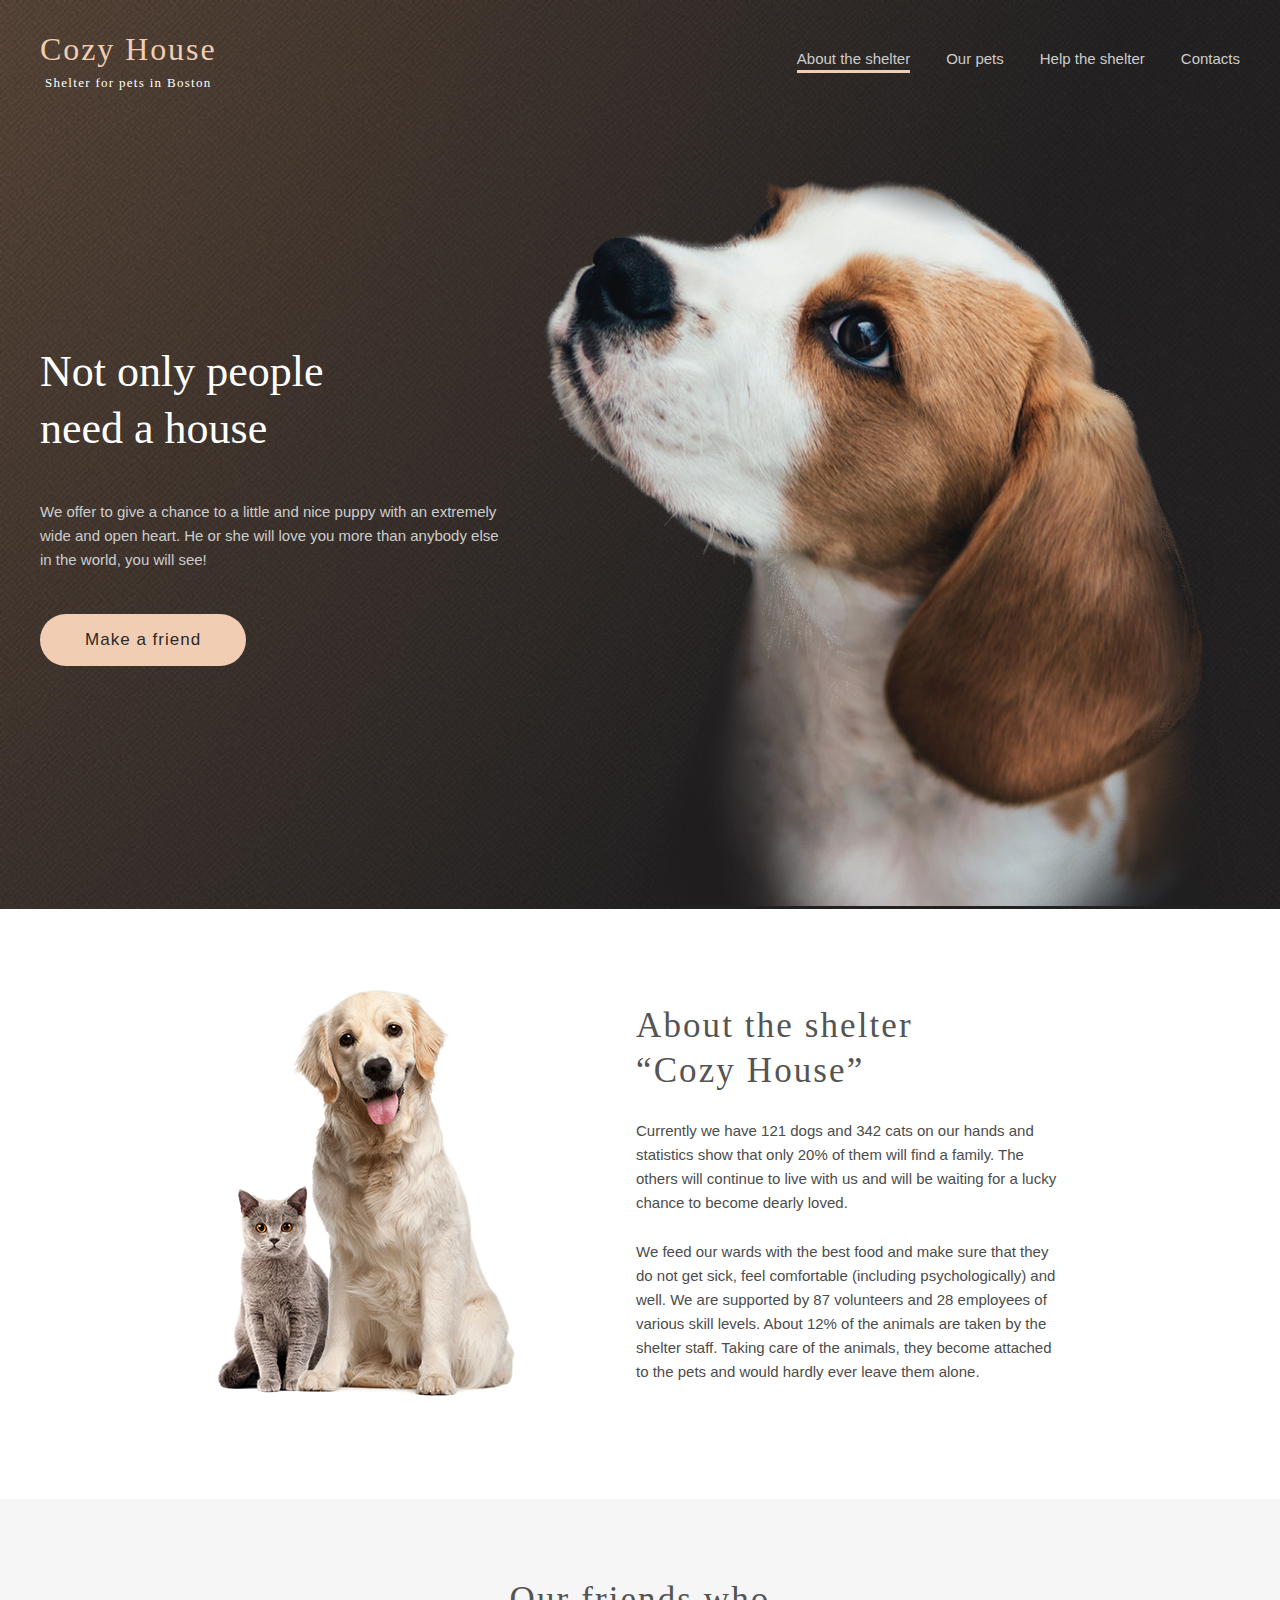
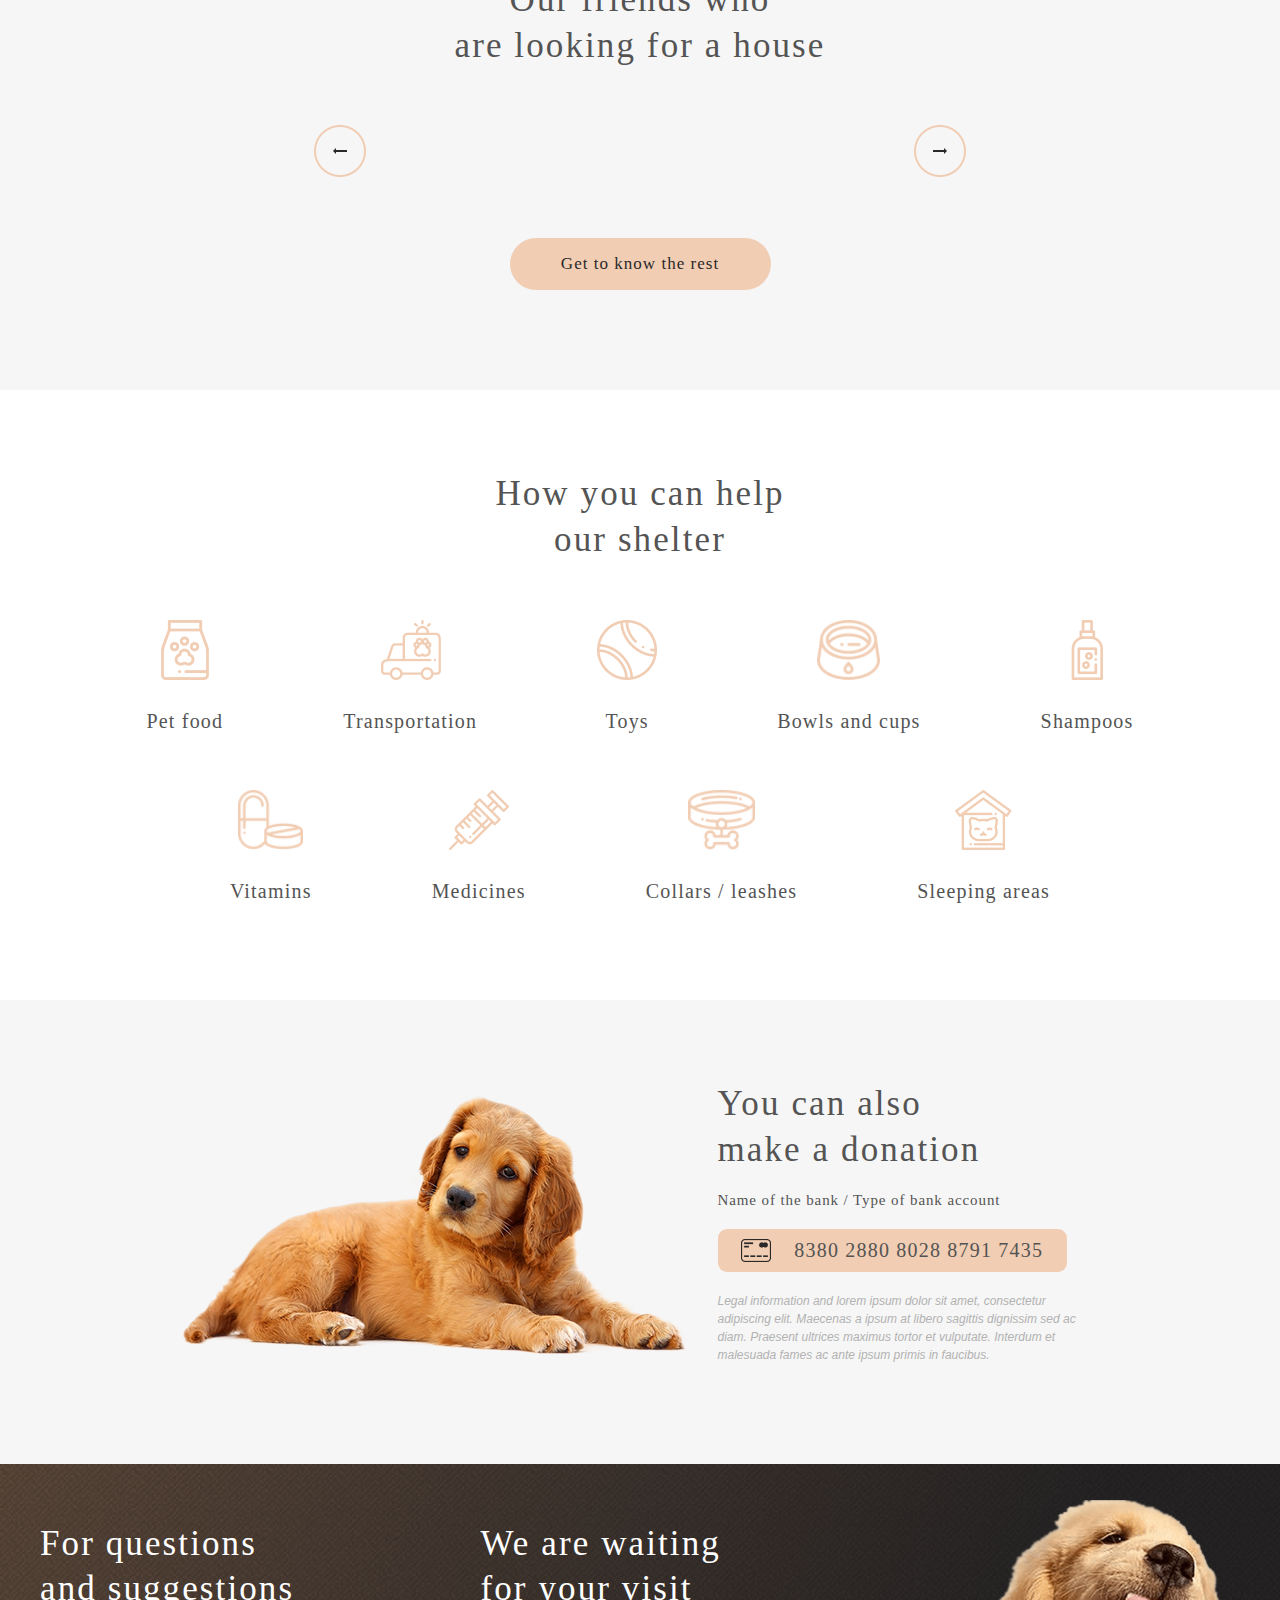
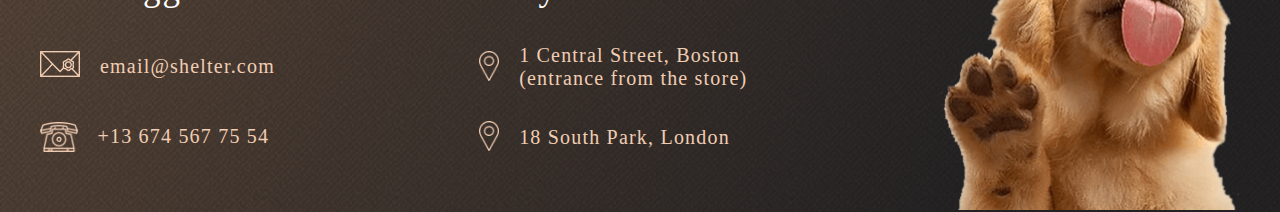
<file: pages/main/index.html>
<!DOCTYPE html>
<html lang="en">

<head>
    <meta charset="UTF-8">
    <meta http-equiv="X-UA-Compatible" content="IE=edge">
    <meta name="viewport" content="width=device-width, initial-scale=1.0">
    <title>Shelter</title>
    <link rel="icon" href="../../assets/icons/favicon.ico">
    <link rel="stylesheet" href="../../css/normalize.css">
    <link rel="stylesheet" href="./style.css">
</head>

<body id="body" type="JS">
    <!-- Header-Section -->
    <div class="background">
        <header class="header">
            <div class="wrapper">
                <div class="header-2-column">
                    <a href="#" class="logo-link">
                        <div class="logo">
                            <p class="logo__title">Cozy House</p>
                            <p class="logo__subtitle">Shelter for pets in Boston</p>
                        </div>
                    </a>
                    <div class="hamb">
                                <div class="hamb__field">
                                    <span class="bar"></span>
                                    <span class="bar"></span>
                                    <span class="bar"></span>
                                </div>
                    </div>
                    <nav class="navbar">
                        <ul class="nav__items">
                            <li class="nav__item"><a class="nav__link nav_active pointer" href="#about">About the
                                    shelter</a>
                            </li>
                            <li class="nav__item"><a class="nav__link pointer" href="../pets/our-pets.html">Our pets</a>
                            </li>
                            <li class="nav__item"><a class="nav__link pointer" href="#help">Help the shelter</a>
                            </li>
                            <li class="nav__item"><a class="nav__link pointer" href="#contacts">Contacts</a></li>
                        </ul>
                    </nav>
                    <div class="popup"></div>
                </div>
            </div>
        </header>

            <!-- Not-Only-Section -->
            <section class="not-only">
                <div class="wrapper not-only-column">
                    <div class="not-only__info">
                        <h1 class="main">Not only people<br>need a house</h1>
                        <h4 class="offer">We offer to give a chance to a little and nice puppy with an extremely wide
                            and
                            open
                            heart.
                            He
                            or
                            she will love you more than anybody else in the world, you will see!</h4>
                            <a href="#learn-more" class="link__learn-more">
                                Make a friend
                            </a>
                    </div>
                    <div class="not-only__image">
                        <img class="main__img" src="../../assets/images/start-screen-puppy.png" alt="not-only-img">
                    </div>
                </div>
            </section>
    </div>

    <!-- About-Section -->
    <section class="about">
        <div class="wrapper about-2-column">
            <div class="about__image">
                <img class="pets__img" src="../../assets/images/about-pets.png" alt="about-img">
            </div>
            <div class="about__info">
                <h2 class="description">About the shelter<br>“Cozy House”</h2>
                <h4 class="statistics_1">Currently we have 121 dogs and 342 cats on our hands and statistics show that
                    only 20% of them
                    will
                    find a family. The others will continue to live with us and will be waiting for a lucky chance
                    to
                    become dearly loved.</h4>
                <h4 class="statistics_2">We feed our wards with the best food and make sure that they do not get sick,
                    feel comfortable
                    (including psychologically) and well. We are supported by 87 volunteers and 28 employees of
                    various
                    skill levels. About 12% of the animals are taken by the shelter staff. Taking care of the
                    animals,
                    they become attached to the pets and would hardly ever leave them alone.</h4>
            </div>
        </div>
    </section>

    <!-- Our-friends-Section -->
    <section class="our-friends" id="learn-more">
        <div class="wrapper our-friends-3-column">
            <h2 class="our-friends__text">Our friends who<br>
                are looking for a house</h2>
            <div class="pets-gallery">
                <div class="arrow-left pointer"></div>
                <!-- <div class="one-pets-item pointer">
                    <img src="../../assets/images/pets-katrine.png" alt="pets-img">
                    <h3 class="one-pets-name">Katrine</h3>
                    <a href="#" class="button-one-pets">Learn more</a>
                </div>
                <div class="one-pets-item pointer mobile-hidden">
                    <img src="../../assets/images/pets-jennifer.png" alt="pets-img">
                    <h3 class="one-pets-name">Jennifer</h3>
                    <a href="#" class="button-one-pets">Learn more</a>
                </div>
                <div class="one-pets-item pointer tablet-hidden mobile-hidden">
                    <img src="../../assets/images/pets-woody.png" alt="pets-img">
                    <h3 class="one-pets-name">Woody</h3>
                    <a href="#" class="button-one-pets">Learn more</a>
                </div> -->
                <div class="arrow-right pointer"></div>
            </div>
            <div class="our-friends__rest">
                    <a href="../pets/our-pets.html" class="rest-button">Get to know the rest</a>
            </div>
        </div>
    </section>

    <!-- Help-Section -->
    <section class="help" id="help">
        <div class="wrapper help-3-column">
            <h2 class="help-title">How you can help<br>
                our shelter</h2>
            <div class="help-items">
                <div class="one-option">
                    <img class="help-img" src="../../assets/icons/Petfood.png" alt="help-option-img">
                    <h4 class="help-description">Pet food</h4>
                </div>
                <div class="one-option">
                    <img class="help-img" src="../../assets/icons/transportation.png" alt="help-option-img">
                    <h4 class="help-description">Transportation</h4>
                </div>
                <div class="one-option">
                    <img class="help-img" src="../../assets/icons/toys.png" alt="help-option-img">
                    <h4 class="help-description">Toys</h4>
                </div>
                <div class="one-option">
                    <img class="help-img" src="../../assets/icons/bowls-and-cups.png" alt="help-option-img">
                    <h4 class="help-description">Bowls and cups</h4>
                </div>
                <div class="one-option">
                    <img class="help-img" src="../../assets/icons/shampoos.png" alt="help-option-img">
                    <h4 class="help-description">Shampoos</h4>
                </div>
                <div class="one-option">
                    <img class="help-img" src="../../assets/icons/vitamins.png" alt="help-option-img">
                    <h4 class="help-description">Vitamins</h4>
                </div>
                <div class="one-option">
                    <img class="help-img" src="../../assets/icons/medicines.png" alt="help-option-img">
                    <h4 class="help-description">Medicines</h4>
                </div>
                <div class="one-option">
                    <img class="help-img" src="../../assets/icons/collars-or-leashes.png" alt="help-option-img">
                    <h4 class="help-description">Collars / leashes</h4>
                </div>
                <div class="one-option">
                    <img class="help-img" src="../../assets/icons/sleeping-area.png" alt="help-option-img">
                    <h4 class="help-description">Sleeping areas</h4>
                </div>
            </div>
        </div>
    </section>

    <!-- In-Addition-Section -->
    <section class="in-addition">
        <div class="wrapper addition-2-column">
            <div class="in-addition__img">
                <img src="../../assets/images/donation-dog.png" alt="in-addition__img">
            </div>
            <div class="in-addition__info">
                <h2 class="donation">You can also <br>make a donation</h2>
                <h4 class="bank">Name of the bank / Type of bank account</h4>
                <div class="card pointer">
                    <img class="img-number" src="../../assets/icons/credit-card.png" alt="card">
                    <a href="#" class="card-number">8380 2880 8028 8791 7435</a>
                </div>
                <h5 class="text">Legal information and lorem ipsum dolor sit amet, consectetur adipiscing elit. Maecenas
                    a
                    ipsum
                    at libero sagittis dignissim sed ac diam. Praesent ultrices maximus tortor et vulputate.
                    Interdum et malesuada fames ac ante ipsum primis in faucibus.</h5>
            </div>
        </div>
    </section>

    <!-- Footer -->
    <footer class="footer" id="contacts">
        <div class="wrapper footer-3-column">
            <div class="footer-column">
                <h2 class="footer-title">For questions <br>and suggestions</h2>

                <a href="mailto:email@shelter.com">
                    <div class="footer__contacts pointer">
                        <img class="contacts__icon icon_point3" src="../../assets/icons/mail.png" alt="mail">
                        <h4 class="contacts__info">email@shelter.com</h4>
                    </div>
                </a>

                <a href="tel:+136745677554">
                    <div class="footer__contacts pointer">
                        <img class="contacts__icon" src="../../assets/icons/phone.png" alt="phone">
                        <h4 class="contacts__info">+13 674 567 75 54</h4>
                    </div>
                </a>

            </div>

            <div class="footer-column column2">
                <h2 class="footer-title title-2">We are waiting <br>for your visit</h2>

                <a href="https://goo.gl/maps/KzRyctMpw6xmnTbM6" target="_blank">
                    <div class="footer__contacts pointer">
                        <img class="contacts__icon icon_point1" src="../../assets/icons/pin.png" alt="street">
                        <h4 class="contacts__info">1 Central Street, Boston <br>(entrance from the store)</h4>
                    </div>
                </a>

                <a href="https://goo.gl/maps/FZowmeb8qP4gHR2h9" target="_blank">
                    <div class="footer__contacts pointer">
                        <img class="contacts__icon icon_point2" src="../../assets/icons/pin.png" alt="street">
                        <h4 class="contacts__info">18 South Park, London</h4>
                    </div>
                </a>

            </div>

            <div class="footer-img">
                <img src="../../assets/images/footer-puppy.png" alt="footer-img">
            </div>
        </div>
    </footer>
    <div class="overlay">
        <div class="modal">
            <div class="modal-button pointer"></div>
            <!-- <div class="modal__2-column">
                <div class="modal__img"></div>
                <div class="modal__info">
                    <div class="name"></div>
                    <div class="type-breed"></div>
                    <div class="description"></div>
                    <ul class="characteristics">
                        <li class="age">Age: </li>
                        <li class="inoculations">Inoculations: ></li>
                        <li class="diseases">Diseases: ></li>
                        <li class="parasites">Parasites: ></li>
                    </ul>
                </div>
            </div> -->
        </div>
    </div>
    <div class="blackout"></div>
    <script src="./script.js"></script>
</body>

</html>
</file>
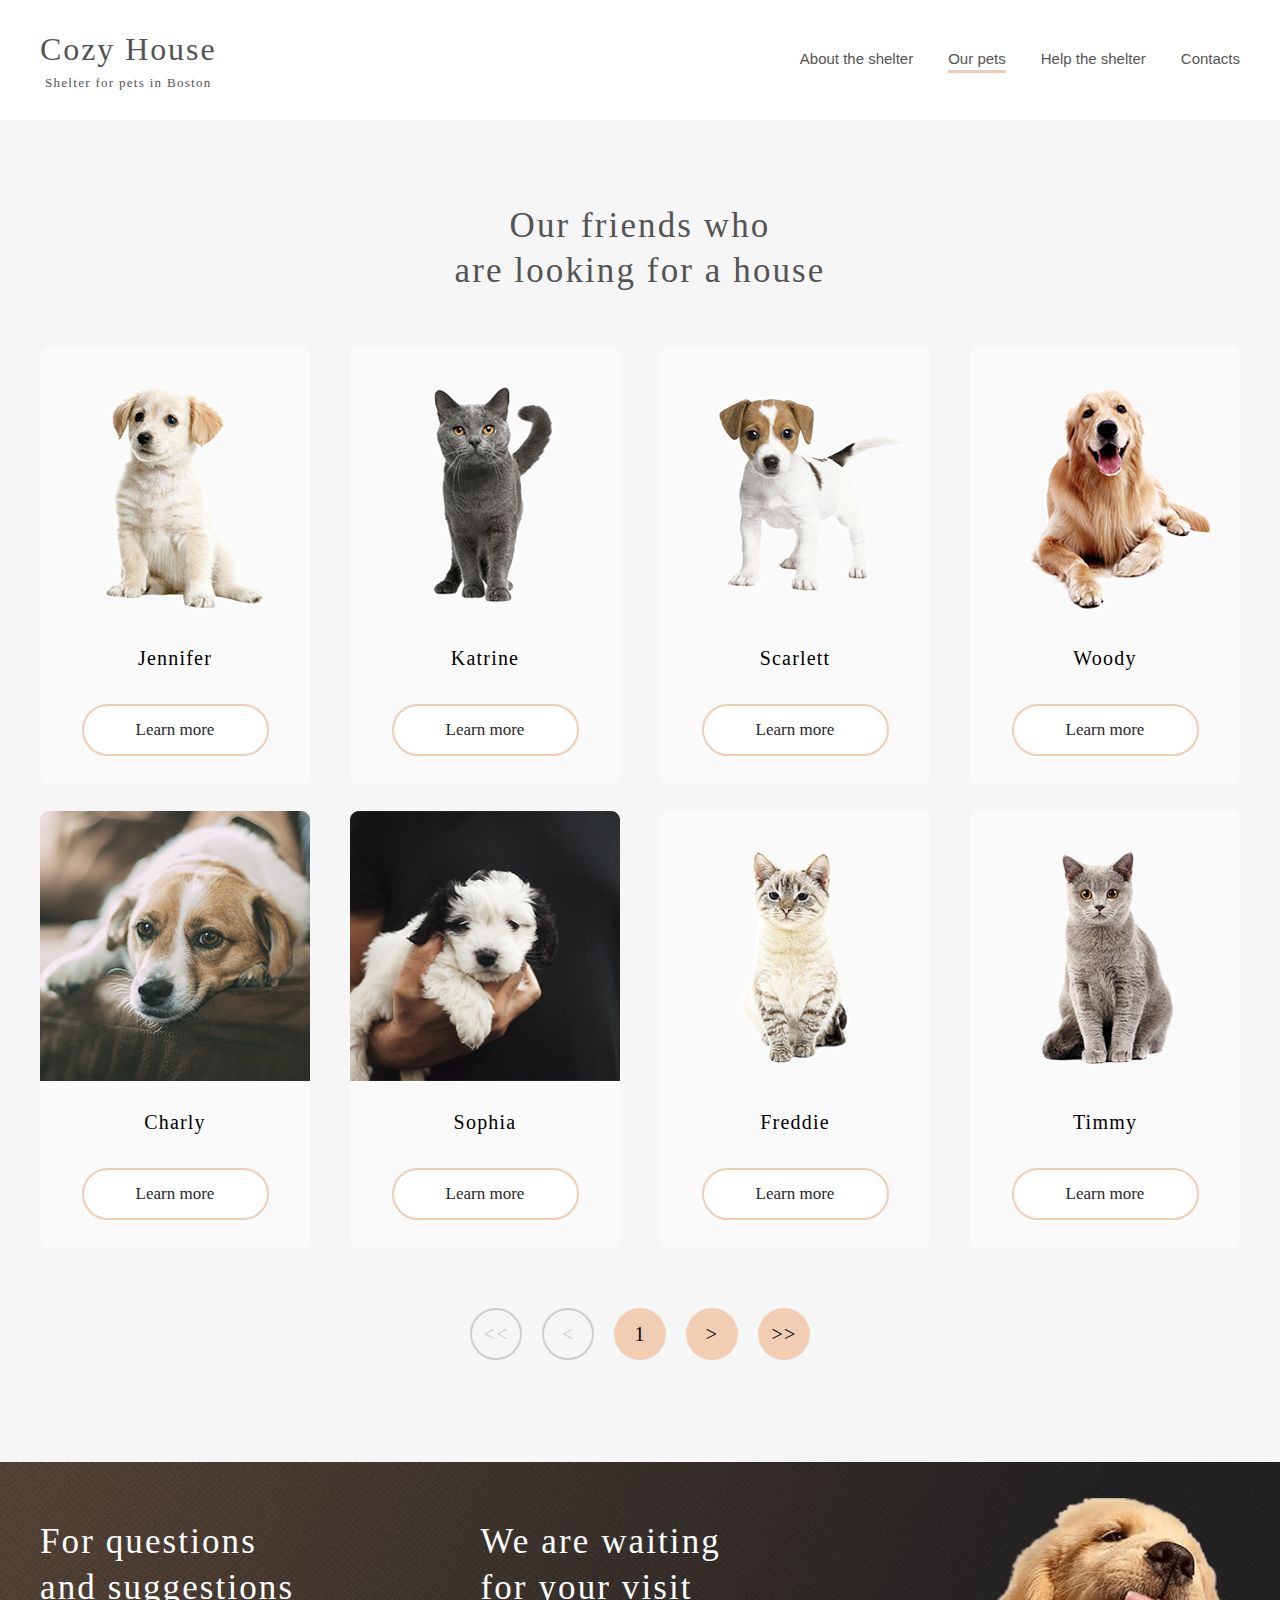
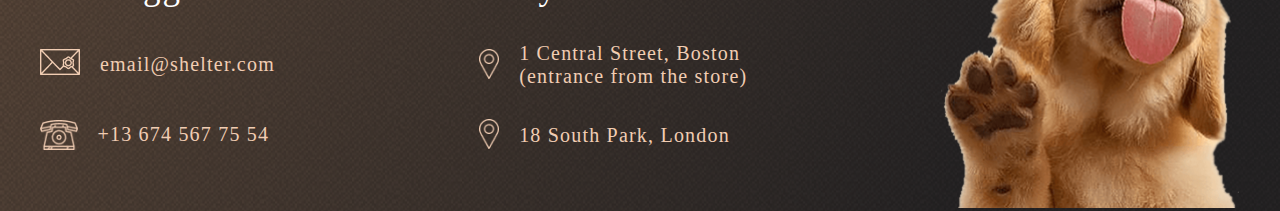
<file: pages/pets/our-pets.html>
<!DOCTYPE html>
<html lang="en">

<head>
    <meta charset="UTF-8">
    <meta http-equiv="X-UA-Compatible" content="IE=edge">
    <meta name="viewport" content="width=device-width, initial-scale=1.0">
    <link rel="icon" href="../../assets/icons/favicon.ico">
    <link rel="stylesheet" href="../../css/normalize.css">
    <link rel="stylesheet" href="style.css">
    <title>Our pets</title>
</head>

<body>
    <!-- Header-Section -->
    <header class="header">
        <div class="wrapper">
            <div class="header-2-column">
                <a href="../main/index.html" class="logo-link">
                    <div class="logo">
                        <p class="logo__title">Cozy House</p>
                        <p class="logo__subtitle">Shelter for pets in Boston</p>
                    </div>
                </a>
                <div class="hamb">
                    <div class="hamb__field">
                        <span class="bar"></span>
                        <span class="bar"></span>
                        <span class="bar"></span>
                    </div>
                </div>
                <nav class="navbar">
                    <ul class="nav__items">
                        <li class="nav__item"><a class="nav__link pointer" href="../main/index.html">About
                                the shelter</a>
                        </li>
                        <li class="nav__item"><a class="nav__link nav_active pointer" href="#our-pets">Our pets</a></li>
                        <li class="nav__item"><a class="nav__link pointer" href="../main/index.html#help">Help the shelter</a>
                        </li>
                        <li class="nav__item"><a class="nav__link pointer" href="#contacts">Contacts</a></li>
                    </ul>
                </nav>
                <div class="popup"></div>
            </div>
        </div>
    </header>

    <section class="our-friends">
        <div class="wrapper our-friends-3-row">
            <h1 class="our-friends__title">Our friends who<br>
                are looking for a house
            </h1>
    
            <div class="pets-gallery">
                <!-- <div class="one-pets-item pointer">
                    <img src="../../assets/images/pets-katrine.png" alt="pets-img">
                    <h3 class="one-pets-name">Katrine</h3>
                        <a href="#" class="button-one-pets">Learn more</a>
                </div>
                <div class="one-pets-item pointer">
                    <img src="../../assets/images/pets-jennifer.png" alt="pets-img">
                    <h3 class="one-pets-name">Jennifer</h3>
                        <a href="#" class="button-one-pets">Learn more</a>
                </div>
                <div class="one-pets-item pointer">
                    <img src="../../assets/images/pets-woody.png" alt="pets-img">
                    <h3 class="one-pets-name">Woody</h3>
                        <a href="#" class="button-one-pets">Learn more</a>
                </div>
                <div class="one-pets-item pointer mobile-hidden">
                    <img src="../../assets/images/sophia.png" alt="pets-img">
                    <h3 class="one-pets-name">Sophia</h3>
                        <a href="#" class="button-one-pets">Learn more</a>
                </div>
                <div class="one-pets-item pointer mobile-hidden">
                    <img src="../../assets/images/pets-timmy.png" alt="pets-img">
                    <h3 class="one-pets-name">Timmy</h3>
                        <a href="#" class="button-one-pets">Learn more</a>
                </div>
                <div class="one-pets-item pointer mobile-hidden">
                    <img src="../../assets/images/pets-charly.png" alt="pets-img">
                    <h3 class="one-pets-name">Charly</h3>
                        <a href="#" class="button-one-pets">Learn more</a>
                </div>
                <div class="one-pets-item pointer tablet-hidden">
                    <img src="../../assets/images/pets-scarlet.png" alt="pets-img">
                    <h3 class="one-pets-name">Scarlett</h3>
                        <a href="#" class="button-one-pets">Learn more</a>
                </div>
                <div class="one-pets-item pointer tablet-hidden">
                    <img src="../../assets/images/pets-freddie.png" alt="pets-img">
                    <h3 class="one-pets-name">Freddie</h3>
                        <a href="#" class="button-one-pets">Learn more</a>
                </div> -->
            </div>
    
            <div class="pets-gallery__buttons">
                <button class="arrow_left_2 button-pagination">&lt;&lt;</button>
                <button class="arrow_left_1 button-pagination">&lt;</button>
                <button class="arrow_center">1</button>
                <button class="arrow_right_1 button-pagination">></button>
                <button class="arrow_right_2 button-pagination">>></button>
            </div>
        </div>
    </section>

    <!-- Footer -->
    <footer class="footer" id="contacts">
        <div class="wrapper footer-3-column">
            <div class="footer-column">
                <h2 class="footer-title">For questions <br>and suggestions</h2>

                <a href="mailto:email@shelter.com">
                    <div class="footer__contacts pointer">
                        <img class="contacts__icon icon_point3" src="../../assets/icons/mail.png" alt="mail">
                        <h4 class="contacts__info">email@shelter.com</h4>
                    </div>
                </a>

                <a href="tel:+136745677554">
                    <div class="footer__contacts pointer">
                        <img class="contacts__icon" src="../../assets/icons/phone.png" alt="phone">
                        <h4 class="contacts__info">+13 674 567 75 54</h4>
                    </div>
                </a>

            </div>

            <div class="footer-column column2">
                <h2 class="footer-title title-2">We are waiting <br>for your visit</h2>

                <a href="https://goo.gl/maps/KzRyctMpw6xmnTbM6" target="_blank">
                    <div class="footer__contacts pointer">
                        <img class="contacts__icon icon_point1" src="../../assets/icons/pin.png" alt="street">
                        <h4 class="contacts__info">1 Central Street, Boston <br>(entrance from the store)</h4>
                    </div>
                </a>

                <a href="https://goo.gl/maps/FZowmeb8qP4gHR2h9" target="_blank">
                    <div class="footer__contacts pointer">
                        <img class="contacts__icon icon_point2" src="../../assets/icons/pin.png" alt="street">
                        <h4 class="contacts__info">18 South Park, London</h4>
                    </div>
                </a>

            </div>

            <div class="footer-img">
                <img src="../../assets/images/footer-puppy.png" alt="footer-img">
            </div>
        </div>
    </footer>
    <div class="overlay">
        <div class="modal">
            <div class="modal-button pointer"></div>
        </div>
    </div>
    <div class="blackout"></div>
    <script src="./script.js"></script>
</body>

</html>
</file>
<file: pages/main/style.css>
body {
  font-family: 'Georgia';
  background-color: #FFFFFF;
  position: relative;
  overflow-x: hidden;
}

* {
  -webkit-box-sizing: border-box;
          box-sizing: border-box;
}

html {
  font-family: Georgia, "Times New Roman", Times, serif;
  font-size: 10px;
  line-height: 1.15;
  font-weight: 400;
  font-style: normal;
  color: #000000;
  overflow-y: scroll;
  overflow-y: overlay;
  scroll-behavior: smooth;
}

.wrapper {
  padding: 0 40px;
  max-width: 1280px;
  margin: 0 auto;
}

.background,
.footer {
  background: url("../../assets/images/background.png"), radial-gradient(100% 215.42% at 0% 0%, #5B483A 0%, #262425 100%), #211F20;
  background-size: cover;
}

.logo-link {
  display: inline-block;
  text-decoration: none;
}

.logo {
  display: -webkit-box;
  display: -ms-flexbox;
  display: flex;
  -webkit-box-orient: vertical;
  -webkit-box-direction: normal;
      -ms-flex-direction: column;
          flex-direction: column;
  -webkit-box-pack: start;
      -ms-flex-pack: start;
          justify-content: start;
  -webkit-box-align: center;
      -ms-flex-align: center;
          align-items: center;
  gap: 0px;
  -ms-flex-wrap: wrap;
      flex-wrap: wrap;
  -webkit-transition: all 0.3s ease;
  transition: all 0.3s ease;
}
.logo:hover {
  -webkit-transform: scale(1.02);
          transform: scale(1.02);
}

.logo__title {
  font-family: Georgia, "Times New Roman", Times, serif;
  font-style: normal;
  color: #F1CDB3;
  letter-spacing: 0.06em;
  margin-bottom: -5px;
  font-size: 3.2rem;
  line-height: 35.2px;
  font-weight: 400;
}

.logo__title_dark {
  color: #545454;
}

.logo__subtitle {
  font-family: Georgia, "Times New Roman", Times, serif;
  font-style: normal;
  color: #FFFFFF;
  letter-spacing: 0.1em;
  font-size: 1.3rem;
  line-height: 15px;
  font-weight: 400;
}

.logo__subtitle_dark {
  color: #545454;
}

.pointer {
  cursor: pointer;
}

.header-2-column {
  display: -webkit-box;
  display: -ms-flexbox;
  display: flex;
  -webkit-box-pack: justify;
      -ms-flex-pack: justify;
          justify-content: space-between;
  overflow: hidden;
}

.nav__items {
  display: -webkit-box;
  display: -ms-flexbox;
  display: flex;
  -webkit-box-pack: justify;
      -ms-flex-pack: justify;
          justify-content: space-between;
  -ms-flex-wrap: wrap;
      flex-wrap: wrap;
  -webkit-transition: all 0.5s ease-out;
  transition: all 0.5s ease-out;
}
.nav__items .nav__item {
  padding-left: 36px;
  padding-top: 37px;
  list-style-type: none;
  -webkit-transition: all 0.5s ease-out;
  transition: all 0.5s ease-out;
}
.nav__items .nav__item .nav__link {
  text-decoration: none;
  color: #CDCDCD;
  font-family: 'Arial';
  font-style: normal;
  font-weight: 400;
  font-size: 1.5rem;
  line-height: 160%;
  padding-bottom: 3px;
  -webkit-transition: all 0.1s ease-out;
  transition: all 0.1s ease-out;
}
.nav__items .nav__item .nav__link:hover {
  color: #FAFAFA;
}
.nav__items .nav__item .nav_active {
  border-bottom: 3px solid #F1CDB3;
  cursor: default;
  -webkit-transition: all 0.5s ease-out;
  transition: all 0.5s ease-out;
}
.nav__items .nav__item .nav_active:hover {
  color: #CDCDCD;
}

.not-only-column {
  display: -webkit-box;
  display: -ms-flexbox;
  display: flex;
  -webkit-box-orient: horizontal;
  -webkit-box-direction: normal;
      -ms-flex-direction: row;
          flex-direction: row;
  -webkit-box-pack: justify;
      -ms-flex-pack: justify;
          justify-content: space-between;
  -webkit-box-align: start;
      -ms-flex-align: start;
          align-items: flex-start;
  gap: 0px;
  -ms-flex-wrap: wrap;
      flex-wrap: wrap;
}

.not-only__info {
  width: 460px;
  margin-top: 163px;
  display: -webkit-box;
  display: -ms-flexbox;
  display: flex;
  -webkit-box-orient: vertical;
  -webkit-box-direction: normal;
      -ms-flex-direction: column;
          flex-direction: column;
  -webkit-box-pack: start;
      -ms-flex-pack: start;
          justify-content: start;
  -webkit-box-align: start;
      -ms-flex-align: start;
          align-items: flex-start;
  gap: 42px;
  -ms-flex-wrap: wrap;
      flex-wrap: wrap;
}
.not-only__info .main {
  width: 310px;
  font-family: Georgia, "Times New Roman", Times, serif;
  font-size: 4.4rem;
  line-height: 57.2px;
  font-weight: 400;
  font-style: normal;
  color: #FFFFFF;
  margin: 0;
  padding-bottom: -4px;
  margin-top: 77px;
}
.not-only__info .offer {
  color: #CDCDCD;
  font-family: Arial, Helvetica, sans-serif;
  font-size: 1.5rem;
  line-height: 160%;
  font-weight: 400;
  font-style: normal;
  margin: 0;
}
.not-only__info .link__learn-more {
  color: #292929;
  background-color: #F1CDB3;
  border: none;
  border-radius: 10rem;
  outline: none;
  -webkit-transition: all 0.3s ease-out;
  transition: all 0.3s ease-out;
  margin: 0 0 3rem 0;
  font-family: 'Georgia', Verdana, sans-serif;
  text-decoration: none;
  display: inline-block;
  -webkit-box-sizing: border-box;
          box-sizing: border-box;
  padding: 1.5rem 4.5rem;
  font-style: normal;
  font-weight: 400;
  font-size: 1.7rem;
  line-height: 2.2rem;
  letter-spacing: 0.06em;
}
.not-only__info .link__learn-more:hover {
  background: #FDDCC4;
  -webkit-box-shadow: 1px 1px 10px #B2B2B2;
          box-shadow: 1px 1px 10px #B2B2B2;
}

.not-only__image {
  padding-top: 75px;
}

.about-2-column {
  display: -webkit-box;
  display: -ms-flexbox;
  display: flex;
  -ms-flex-pack: distribute;
      justify-content: space-around;
}
.about-2-column .about__image {
  padding: 80px 120px 100px 176px;
}
.about-2-column .about__info {
  display: -webkit-box;
  display: -ms-flexbox;
  display: flex;
  -webkit-box-orient: vertical;
  -webkit-box-direction: normal;
      -ms-flex-direction: column;
          flex-direction: column;
  padding-right: 172px;
}
.about-2-column .about__info .description {
  font-family: 'Georgia';
  font-style: normal;
  font-weight: 400;
  font-size: 3.5rem;
  line-height: 130%;
  letter-spacing: 0.06em;
  color: #545454;
  -ms-flex-item-align: start;
      align-self: flex-start;
  padding-top: 65px;
  margin-bottom: 0;
}
.about-2-column .about__info .statistics_1,
.about-2-column .about__info .statistics_2 {
  font-family: 'Arial';
  font-style: normal;
  font-weight: 400;
  font-size: 1.5rem;
  line-height: 160%;
  color: #4C4C4C;
  padding-top: 25px;
  margin: 0;
}

.our-friends {
  background: #F6F6F6;
  padding-bottom: 71px;
}

.our-friends-3-column {
  display: -webkit-box;
  display: -ms-flexbox;
  display: flex;
  -webkit-box-orient: vertical;
  -webkit-box-direction: normal;
      -ms-flex-direction: column;
          flex-direction: column;
}
.our-friends-3-column .our-friends__text {
  font-family: 'Georgia';
  padding-top: 49px;
  font-style: normal;
  font-weight: 400;
  font-size: 35px;
  line-height: 130%;
  text-align: center;
  letter-spacing: 0.06em;
  color: #545454;
}
.our-friends-3-column .pets-gallery {
  display: -webkit-box;
  display: -ms-flexbox;
  display: flex;
  -ms-flex-pack: distribute;
      justify-content: space-around;
  -ms-flex-wrap: wrap;
      flex-wrap: wrap;
  margin-top: 28px;
}
.our-friends-3-column .pets-gallery .arrow-left {
  -ms-flex-item-align: center;
      align-self: center;
  background-image: url("../../assets/icons/button_arrow-left.png");
  width: 52px;
  height: 52px;
  -webkit-transition: all 0.3s ease-out;
  transition: all 0.3s ease-out;
}
.our-friends-3-column .pets-gallery .arrow-left:hover {
  background-image: url("../../assets/icons/button_arrow-hover-left.png");
}
.our-friends-3-column .pets-gallery .arrow-right {
  -ms-flex-item-align: center;
      align-self: center;
  background-image: url("../../assets/icons/button_arrow-right.png");
  width: 52px;
  height: 52px;
  -webkit-transition: all 0.3s ease-out;
  transition: all 0.3s ease-out;
}
.our-friends-3-column .pets-gallery .arrow-right:hover {
  background-image: url("../../assets/icons/button_arrow-hover-right.png");
}
.our-friends-3-column .pets-gallery .one-pets-item {
  width: 270px;
  display: -webkit-box;
  display: -ms-flexbox;
  display: flex;
  -webkit-box-orient: vertical;
  -webkit-box-direction: normal;
      -ms-flex-direction: column;
          flex-direction: column;
  -webkit-box-pack: start;
      -ms-flex-pack: start;
          justify-content: start;
  -webkit-box-align: center;
      -ms-flex-align: center;
          align-items: center;
  gap: 0px;
  -ms-flex-wrap: wrap;
      flex-wrap: wrap;
  border-radius: 9px;
  overflow: hidden;
  background-color: #FAFAFA;
  margin: 0 45px;
  -webkit-transition: all 0.3s ease-out;
  transition: all 0.3s ease-out;
}
.our-friends-3-column .pets-gallery .one-pets-item:hover {
  background-color: #FFFFFF;
  -webkit-box-shadow: 1px 1px 30px #B2B2B2;
          box-shadow: 1px 1px 30px #B2B2B2;
}
.our-friends-3-column .pets-gallery .one-pets-item:hover .button-one-pets {
  background-color: #F1CDB3;
}
.our-friends-3-column .pets-gallery .one-pets-name {
  font-family: 'Georgia';
  font-style: normal;
  font-weight: 400;
  font-size: 2rem;
  line-height: 23px;
  display: -webkit-box;
  display: -ms-flexbox;
  display: flex;
  -webkit-box-align: center;
      -ms-flex-align: center;
          align-items: center;
  text-align: center;
  letter-spacing: 0.06em;
  padding-bottom: 9px;
  padding-top: 12px;
}
.our-friends-3-column .pets-gallery .button-one-pets {
  border-radius: 100px;
  border: 2px solid #F1CDB3;
  width: 187px;
  height: 52px;
  margin: 0 0 29px 0;
  background: #FFFFFF;
  -webkit-transition: all 0.3s ease-out;
  transition: all 0.3s ease-out;
  font-family: 'Georgia';
  font-style: normal;
  font-weight: 400;
  font-size: 1.7rem;
  color: #292929;
  text-decoration: none;
  display: -webkit-box;
  display: -ms-flexbox;
  display: flex;
  -webkit-box-pack: center;
      -ms-flex-pack: center;
          justify-content: center;
  -webkit-box-align: center;
      -ms-flex-align: center;
          align-items: center;
}
.our-friends-3-column .our-friends__rest {
  -ms-flex-item-align: center;
      align-self: center;
  width: 261px;
  height: 52px;
  background: #F1CDB3;
  border-radius: 100px;
  margin: 61px 0 29px 0;
  border-style: none;
  -webkit-transition: all 0.3s ease-out;
  transition: all 0.3s ease-out;
  display: -webkit-box;
  display: -ms-flexbox;
  display: flex;
  -webkit-box-pack: center;
      -ms-flex-pack: center;
          justify-content: center;
  -webkit-box-align: center;
      -ms-flex-align: center;
          align-items: center;
}
.our-friends-3-column .our-friends__rest:hover {
  background: #FDDCC4;
  -webkit-box-shadow: 1px 1px 20px #B2B2B2;
          box-shadow: 1px 1px 20px #B2B2B2;
}
.our-friends-3-column .our-friends__rest .rest-button {
  text-decoration: none;
  font-family: 'Georgia';
  font-style: normal;
  font-weight: 400;
  font-size: 1.7rem;
  line-height: 130%;
  letter-spacing: 0.06em;
  color: #292929;
}

.help {
  padding-bottom: 40px;
}
.help .help-3-column {
  display: -webkit-box;
  display: -ms-flexbox;
  display: flex;
  -webkit-box-orient: vertical;
  -webkit-box-direction: normal;
      -ms-flex-direction: column;
          flex-direction: column;
}
.help .help-3-column .help-title {
  font-family: 'Georgia';
  font-style: normal;
  font-weight: 400;
  font-size: 3.5rem;
  line-height: 130%;
  text-align: center;
  letter-spacing: 0.06em;
  color: #545454;
  padding-top: 52px;
}
.help .help-3-column .help-items {
  display: -webkit-box;
  display: -ms-flexbox;
  display: flex;
  padding-top: 29px;
  -webkit-box-pack: center;
      -ms-flex-pack: center;
          justify-content: center;
  -webkit-box-orient: horizontal;
  -webkit-box-direction: normal;
      -ms-flex-direction: row;
          flex-direction: row;
  -ms-flex-wrap: wrap;
      flex-wrap: wrap;
  -webkit-box-align: start;
      -ms-flex-align: start;
          align-items: flex-start;
  gap: 0px;
}
.help .help-3-column .help-items .one-option {
  display: -webkit-box;
  display: -ms-flexbox;
  display: flex;
  -ms-flex-wrap: nowrap;
      flex-wrap: nowrap;
  padding: 0 60px;
  -webkit-box-orient: vertical;
  -webkit-box-direction: normal;
      -ms-flex-direction: column;
          flex-direction: column;
  -webkit-box-align: center;
      -ms-flex-align: center;
          align-items: center;
  -webkit-box-pack: center;
      -ms-flex-pack: center;
          justify-content: center;
  gap: 30px;
  -webkit-transition: all 0.3s ease-out;
  transition: all 0.3s ease-out;
}
.help .help-3-column .help-items .one-option:hover {
  -webkit-transform: scale(1.05);
          transform: scale(1.05);
}
.help .help-3-column .help-items .one-option .help-img {
  height: 60px;
}
.help .help-3-column .help-items .one-option .help-description {
  font-family: Georgia, "Times New Roman", Times, serif;
  font-size: 2rem;
  line-height: 23px;
  font-weight: 400;
  font-style: normal;
  color: #545454;
  letter-spacing: 0.06em;
  margin-top: 0px;
  margin-bottom: 57px;
}

.in-addition {
  background-color: #F6F6F6;
  padding-top: 95px;
  padding-bottom: 100px;
}
.in-addition .addition-2-column {
  display: -webkit-box;
  display: -ms-flexbox;
  display: flex;
  -webkit-box-pack: center;
      -ms-flex-pack: center;
          justify-content: center;
  -webkit-box-align: center;
      -ms-flex-align: center;
          align-items: center;
  -webkit-box-orient: horizontal;
  -webkit-box-direction: normal;
      -ms-flex-direction: row;
          flex-direction: row;
  gap: 30px;
  -ms-flex-wrap: wrap;
      flex-wrap: wrap;
}
.in-addition .addition-2-column .in-addition__img {
  -ms-flex-item-align: start;
      align-self: flex-start;
}
.in-addition .addition-2-column .in-addition__info {
  display: -webkit-box;
  display: -ms-flexbox;
  display: flex;
  -webkit-box-orient: vertical;
  -webkit-box-direction: normal;
      -ms-flex-direction: column;
          flex-direction: column;
  -webkit-box-pack: start;
      -ms-flex-pack: start;
          justify-content: start;
  width: 380px;
  -webkit-box-align: start;
      -ms-flex-align: start;
          align-items: flex-start;
  gap: 20px;
  -ms-flex-wrap: wrap;
      flex-wrap: wrap;
  margin-top: -14px;
}
.in-addition .addition-2-column .in-addition__info .donation {
  font-family: 'Georgia';
  font-style: normal;
  font-weight: 400;
  font-size: 3.5rem;
  line-height: 130%;
  letter-spacing: 0.06em;
  color: #545454;
  margin: 0;
}
.in-addition .addition-2-column .in-addition__info .bank {
  font-family: 'Georgia';
  font-style: normal;
  font-weight: 400;
  font-size: 1.5rem;
  line-height: 110%;
  display: -webkit-box;
  display: -ms-flexbox;
  display: flex;
  -webkit-box-align: center;
      -ms-flex-align: center;
          align-items: center;
  letter-spacing: 0.06em;
  color: #545454;
  margin: 0;
  padding: 0;
}
.in-addition .addition-2-column .in-addition__info .card {
  width: 349px;
  height: 43px;
  left: 0px;
  top: 147px;
  background: #F1CDB3;
  border-radius: 9px;
  display: -webkit-box;
  display: -ms-flexbox;
  display: flex;
  -webkit-box-pack: space-evenly;
      -ms-flex-pack: space-evenly;
          justify-content: space-evenly;
}
.in-addition .addition-2-column .in-addition__info .card .img-number {
  width: 30px;
  height: 23px;
  -ms-flex-item-align: center;
      align-self: center;
}
.in-addition .addition-2-column .in-addition__info .card .card-number {
  text-decoration: none;
  font-family: 'Georgia';
  font-style: normal;
  font-weight: 400;
  font-size: 20px;
  line-height: 115%;
  display: -webkit-box;
  display: -ms-flexbox;
  display: flex;
  -webkit-box-align: center;
      -ms-flex-align: center;
          align-items: center;
  letter-spacing: 0.06em;
  color: #545454;
  -webkit-transition: all 0.2s ease;
  transition: all 0.2s ease;
}
.in-addition .addition-2-column .in-addition__info .card .card-number:hover {
  -webkit-transform: scale(1.01);
          transform: scale(1.01);
}
.in-addition .addition-2-column .in-addition__info .text {
  font-family: 'Arial';
  font-style: italic;
  font-weight: 400;
  font-size: 1.2rem;
  line-height: 1.8rem;
  display: -webkit-box;
  display: -ms-flexbox;
  display: flex;
  -webkit-box-align: center;
      -ms-flex-align: center;
          align-items: center;
  color: #B2B2B2;
  margin: 0;
}

.footer-3-column {
  display: -webkit-box;
  display: -ms-flexbox;
  display: flex;
  -webkit-box-pack: justify;
      -ms-flex-pack: justify;
          justify-content: space-between;
  padding-top: 21px;
  -webkit-box-orient: horizontal;
  -webkit-box-direction: normal;
      -ms-flex-direction: row;
          flex-direction: row;
  justify-content: space-between;
  -webkit-box-align: start;
      -ms-flex-align: start;
          align-items: flex-start;
  gap: 0px;
  -ms-flex-wrap: wrap;
      flex-wrap: wrap;
  -webkit-transition: all 0.3s ease;
  transition: all 0.3s ease;
}
.footer-3-column a {
  text-decoration: none;
  -webkit-transition: all 0.3s ease;
  transition: all 0.3s ease;
}
.footer-3-column a:hover {
  -webkit-transform: scale(1.03);
          transform: scale(1.03);
}
.footer-3-column .footer-column {
  margin-top: 16px;
  display: -webkit-box;
  display: -ms-flexbox;
  display: flex;
  -webkit-box-orient: vertical;
  -webkit-box-direction: normal;
      -ms-flex-direction: column;
          flex-direction: column;
  -webkit-box-pack: start;
      -ms-flex-pack: start;
          justify-content: start;
  -webkit-box-align: start;
      -ms-flex-align: start;
          align-items: flex-start;
  gap: 0px;
  -ms-flex-wrap: wrap;
      flex-wrap: wrap;
  gap: 21px;
}
.footer-3-column .footer-column .footer-title {
  font-family: 'Georgia';
  font-style: normal;
  font-weight: 400;
  font-size: 3.5rem;
  line-height: 130%;
  letter-spacing: 0.06em;
  color: #FFFFFF;
  width: 279px;
  padding: 0;
  margin: 0;
  padding-top: 20px;
}
.footer-3-column .footer-column .footer__contacts {
  display: -webkit-box;
  display: -ms-flexbox;
  display: flex;
  -webkit-box-orient: horizontal;
  -webkit-box-direction: normal;
      -ms-flex-direction: row;
          flex-direction: row;
  -webkit-box-pack: start;
      -ms-flex-pack: start;
          justify-content: start;
  gap: 20px;
  -webkit-box-align: end;
      -ms-flex-align: end;
          align-items: end;
}
.footer-3-column .footer-column .footer__contacts .contacts__icon {
  height: 30px;
}
.footer-3-column .footer-column .footer__contacts .contacts__info {
  font-family: 'Georgia';
  font-style: normal;
  font-weight: 400;
  font-size: 2rem;
  line-height: 115%;
  letter-spacing: 0.06em;
  color: #F1CDB3;
  margin: 0;
  padding-top: 22px;
  margin-bottom: 4px;
}
.footer-3-column .footer-column .footer__contacts .icon_point3 {
  height: 26px;
  margin-bottom: 5px;
}
.footer-3-column .column2 {
  gap: 10px;
  margin-right: 6px;
}
.footer-3-column .column2 .title-2 {
  margin-right: 13px;
}
.footer-3-column .column2 .footer__contacts {
  margin-left: 6px;
}
.footer-3-column .column2 .icon_point1 {
  height: 30px;
  margin-bottom: 13px;
  margin-left: -8px;
}
.footer-3-column .column2 .icon_point2 {
  margin-bottom: 2px;
  margin-left: -8px;
}
.footer-3-column .footer-img {
  padding-top: 15px;
}

.overlay {
  display: none;
  position: fixed;
  top: 0;
  left: 0;
  width: 100%;
  height: 100%;
  background-color: rgba(0, 0, 0, 0.5);
  -webkit-transition: all 0.3s ease-out;
  transition: all 0.3s ease-out;
}
.overlay .modal {
  position: absolute;
  top: 50%;
  left: 50%;
  -webkit-transform: translate(-50%, -50%);
          transform: translate(-50%, -50%);
  width: 900px;
  height: 500px;
  background-color: #FAFAFA;
  border: 1px solid rgba(0, 0, 0, 0.2);
  border-radius: 15px;
  -webkit-transition: all 0.3s ease-out;
  transition: all 0.3s ease-out;
}
.overlay .modal .modal-button {
  position: absolute;
  top: -54px;
  right: -48px;
  background-image: url(../../assets/icons/modal_close_button.png);
  width: 52px;
  height: 52px;
  -webkit-transition: all 0.3s ease-out;
  transition: all 0.3s ease-out;
}
.overlay .modal .modal-button:hover {
  background-image: url(../../assets/icons/modal_close_button-hover.png);
  -webkit-transition: all 0.3s ease-out;
  transition: all 0.3s ease-out;
}
.overlay .modal .modal__2-column {
  padding: 0 20px 0 0;
  display: -webkit-box;
  display: -ms-flexbox;
  display: flex;
  -webkit-box-pack: justify;
      -ms-flex-pack: justify;
          justify-content: space-between;
  gap: 30px;
}
.overlay .modal .modal__2-column .modal__img {
  width: 500px;
  height: 500px;
  border-radius: 15px;
}
.overlay .modal .modal__2-column .modal__info {
  display: -webkit-box;
  display: -ms-flexbox;
  display: flex;
  -webkit-box-orient: vertical;
  -webkit-box-direction: normal;
      -ms-flex-direction: column;
          flex-direction: column;
  -webkit-box-pack: center;
      -ms-flex-pack: center;
          justify-content: center;
  margin-bottom: 27px;
}
.overlay .modal .modal__2-column .modal__info .name {
  font-family: 'Georgia';
  font-style: normal;
  font-weight: 400;
  font-size: 35px;
  line-height: 130%;
  letter-spacing: 0.06em;
  padding-bottom: 10px;
}
.overlay .modal .modal__2-column .modal__info .type-breed {
  font-family: 'Georgia';
  font-style: normal;
  font-weight: 400;
  font-size: 20px;
  line-height: 115%;
  letter-spacing: 0.06em;
  padding-bottom: 40px;
}
.overlay .modal .modal__2-column .modal__info .description {
  font-family: 'Georgia';
  font-style: normal;
  font-weight: 400;
  font-size: 15px;
  line-height: 110%;
  letter-spacing: 0.06em;
  padding-bottom: 40px;
}
.overlay .modal .modal__2-column .modal__info .characteristics {
  display: -webkit-box;
  display: -ms-flexbox;
  display: flex;
  -webkit-box-orient: vertical;
  -webkit-box-direction: normal;
      -ms-flex-direction: column;
          flex-direction: column;
  gap: 1rem;
  padding-left: 0;
}
.overlay .modal .modal__2-column .modal__info .characteristics li {
  list-style-type: none;
  font-family: 'Georgia';
  font-family: 'Georgia';
  font-style: normal;
  font-weight: 400;
  font-size: 15px;
  line-height: 110%;
  letter-spacing: 0.06em;
}
.overlay .modal .modal__2-column .modal__info .characteristics li::before {
  content: url("../../assets/icons/dot.png");
  padding-right: 10px;
}

@media (max-width: 1000px) {
  .wrapper {
    padding: 0 30px;
    max-width: 768px;
    margin: 0 auto;
  }

  .logo__title {
    white-space: nowrap;
  }

  .nav__items .nav__item {
    white-space: nowrap;
    padding-left: 36px;
    -webkit-transition: all 0.5s ease-out;
    transition: all 0.5s ease-out;
  }

  .nav__items .nav__item .nav__link {
    padding-bottom: 3px;
    -webkit-transition: all 0.5s ease-out;
    transition: all 0.5s ease-out;
  }

  .not-only-column {
    -webkit-box-orient: unset;
    -webkit-box-direction: unset;
        -ms-flex-direction: unset;
            flex-direction: unset;
  }

  .not-only__info {
    margin: 0;
    margin-left: 123px;
    gap: 39px;
  }
  .not-only__info .main {
    margin: 0;
    margin-top: 49px;
  }
  .not-only__info .link__learn-more {
    -ms-flex-item-align: center;
        align-self: center;
  }

  .not-only__image {
    padding-top: 72px;
    padding-left: 138px;
  }
  .not-only__image .main__img {
    width: 569px;
    height: 593px;
  }

  .about {
    padding-bottom: 97px;
  }
  .about .about-2-column {
    -webkit-box-orient: vertical;
    -webkit-box-direction: reverse;
        -ms-flex-direction: column-reverse;
            flex-direction: column-reverse;
  }
  .about .about-2-column .about__image {
    padding: 0;
    -ms-flex-item-align: center;
        align-self: center;
    padding-top: 78px;
  }
  .about .about-2-column .about__info {
    padding-right: 141px;
    -webkit-box-align: center;
        -ms-flex-align: center;
            align-items: center;
    padding-left: 138px;
  }
  .about .about-2-column .about__info .description {
    padding-top: 51px;
  }

  .our-friends {
    padding-bottom: 71px;
  }
  .our-friends .our-friends-3-column .pets-gallery {
    -ms-flex-wrap: wrap;
        flex-wrap: wrap;
  }
  .our-friends .our-friends-3-column .pets-gallery .tablet-hidden {
    display: none;
  }
  .our-friends .our-friends-3-column .pets-gallery .one-pets-item {
    margin: 4px 16px;
  }
  .our-friends .our-friends-3-column .our-friends__rest {
    margin: 56px 0 29px 0;
  }

  .help {
    padding-bottom: 44px;
  }
  .help .help-3-column .help-title {
    padding-bottom: 30px;
  }
  .help .help-3-column .help-items {
    padding: 0 39px;
    -webkit-box-pack: justify;
        -ms-flex-pack: justify;
            justify-content: space-between;
  }
  .help .help-3-column .help-items .one-option {
    padding: 0;
    width: 170px;
    gap: 28px;
  }
  .help .help-3-column .help-items .one-option .help-description {
    margin-bottom: 57px;
  }

  .in-addition {
    padding-bottom: 95px;
  }
  .in-addition .addition-2-column {
    -webkit-box-orient: vertical;
    -webkit-box-direction: reverse;
        -ms-flex-direction: column-reverse;
            flex-direction: column-reverse;
  }
  .in-addition .addition-2-column .in-addition__img {
    -ms-flex-item-align: center;
        align-self: center;
    padding-top: 29px;
  }

  .footer .footer-3-column {
    padding: 0 63px;
  }
  .footer .footer-3-column .footer-column {
    margin-top: 11px;
    gap: 22px;
  }
  .footer .footer-3-column .column2 {
    gap: 11px;
  }
  .footer .footer-3-column .column2 .icon_point1 {
    margin-bottom: 13px;
    margin-left: -1px;
  }
  .footer .footer-3-column .column2 .icon_point2 {
    margin-left: -1px;
  }
  .footer .footer-3-column .column2 .title-2 {
    margin-right: 20px;
  }
  .footer .footer-3-column .footer-img {
    padding-top: 63px;
    padding-left: 171px;
  }

  .overlay .modal {
    width: 630px;
    height: 351px;
    -webkit-transition: all 0.3s ease-out;
    transition: all 0.3s ease-out;
  }
  .overlay .modal .modal__2-column {
    gap: 11px;
  }
  .overlay .modal .modal__2-column .modal__img {
    width: 350px;
    height: 350px;
    -webkit-transition: all 0.3s ease-out;
    transition: all 0.3s ease-out;
  }
  .overlay .modal .modal__2-column .modal__info {
    margin: 0;
    padding: 0;
    gap: 10px;
    margin-top: -5px;
    -webkit-transition: all 0.3s ease-out;
    transition: all 0.3s ease-out;
  }
  .overlay .modal .modal__2-column .modal__info .name {
    padding-bottom: 0;
    -webkit-transition: all 0.3s ease-out;
    transition: all 0.3s ease-out;
  }
  .overlay .modal .modal__2-column .modal__info .type-breed {
    padding-bottom: 0;
    -webkit-transition: all 0.3s ease-out;
    transition: all 0.3s ease-out;
  }
  .overlay .modal .modal__2-column .modal__info .description {
    font-size: 13px;
    line-height: 110%;
    letter-spacing: 0.06em;
    padding-bottom: 0;
    -webkit-transition: all 0.3s ease-out;
    transition: all 0.3s ease-out;
  }
  .overlay .modal .modal__2-column .modal__info .characteristics {
    display: -webkit-box;
    display: -ms-flexbox;
    display: flex;
    -webkit-box-orient: vertical;
    -webkit-box-direction: normal;
        -ms-flex-direction: column;
            flex-direction: column;
    gap: 5px;
    padding-left: 0;
    -webkit-transition: all 0.3s ease-out;
    transition: all 0.3s ease-out;
  }
  .overlay .modal .modal__2-column .modal__info .characteristics li {
    font-size: 15px;
  }
  .overlay .modal .modal__2-column .modal__info .characteristics li::before {
    content: url("../../assets/icons/dot.png");
    padding-right: 10px;
  }
}
@media (max-width: 755px) {
  .not-only__image .main__img {
    width: 457px;
    height: 507px;
  }
}
@media (max-width: 600px) {
  .wrapper {
    padding: 0 10px;
    max-width: 320px;
    margin: 0 auto;
  }

  .header .wrapper {
    padding: 0 20px;
  }

  .not-only .not-only-column .not-only__info {
    margin-left: -4px;
    gap: 42px;
  }
  .not-only .not-only-column .not-only__info .main {
    display: -webkit-box;
    display: -ms-flexbox;
    display: flex;
    -webkit-box-pack: center;
        -ms-flex-pack: center;
            justify-content: center;
    font-size: 2.5rem;
    line-height: 130%;
    letter-spacing: 0.06em;
    margin-top: 46px;
    text-align: center;
  }
  .not-only .not-only-column .not-only__info .offer {
    text-align: center;
    padding: 0 6px;
  }
  .not-only .not-only-column .not-only__image {
    padding-top: 74px;
    padding-left: 40px;
  }
  .not-only .not-only-column .not-only__image .main__img {
    width: 260px;
    height: 271px;
  }

  .about {
    padding-bottom: 40px;
  }
  .about .about-2-column .about__info {
    padding: 0;
  }
  .about .about-2-column .about__info .description {
    font-size: 2.5rem;
    line-height: 130%;
    display: -webkit-box;
    display: -ms-flexbox;
    display: flex;
    -webkit-box-align: center;
        -ms-flex-align: center;
            align-items: center;
    letter-spacing: 0.06em;
    text-align: center;
    padding: 41px 0 0 0;
    -ms-flex-item-align: center;
        align-self: center;
    margin: 0;
  }
  .about .about-2-column .about__info .statistics_1 {
    font-size: 1.5rem;
    line-height: 160%;
    padding: 23px 15px 0px 15px;
    text-align: justify;
  }
  .about .about-2-column .about__info .statistics_2 {
    font-size: 1.5rem;
    line-height: 160%;
    padding: 23px 15px 0px 14px;
    text-align: justify;
  }
  .about .about-2-column .about__image {
    padding-top: 41px;
  }
  .about .about-2-column .about__image .pets__img {
    height: 354px;
  }

  .our-friends {
    padding-bottom: 13px;
  }
  .our-friends .our-friends-3-column {
    -ms-flex-wrap: wrap;
        flex-wrap: wrap;
  }
  .our-friends .our-friends-3-column .our-friends__text {
    font-size: 2.5rem;
    line-height: 130%;
    padding-top: 21px;
  }
  .our-friends .our-friends-3-column .pets-gallery {
    margin-top: 16px;
    -ms-flex-wrap: wrap;
        flex-wrap: wrap;
    gap: 16px;
  }
  .our-friends .our-friends-3-column .pets-gallery .one-pets-item {
    -webkit-box-ordinal-group: 2;
        -ms-flex-order: 1;
            order: 1;
  }
  .our-friends .our-friends-3-column .pets-gallery .mobile-hidden {
    display: none;
    -webkit-box-ordinal-group: 5;
        -ms-flex-order: 4;
            order: 4;
  }
  .our-friends .our-friends-3-column .pets-gallery .arrow-left {
    -webkit-box-ordinal-group: 3;
        -ms-flex-order: 2;
            order: 2;
    margin-left: 26px;
  }
  .our-friends .our-friends-3-column .pets-gallery .arrow-right {
    -webkit-box-ordinal-group: 4;
        -ms-flex-order: 3;
            order: 3;
    margin-right: 26px;
  }
  .our-friends .our-friends-3-column .our-friends__rest {
    margin: 42px 0 29px 0;
  }

  .help {
    padding-bottom: 15px;
  }
  .help .help-3-column .help-title {
    font-size: 2.5rem;
    line-height: 130%;
    text-align: center;
    letter-spacing: 0.06em;
    padding-top: 22px;
    padding-bottom: 17px;
  }
  .help .help-3-column .help-items {
    padding: 0 5px;
    margin: 0px;
  }
  .help .help-3-column .help-items .one-option {
    padding: 0;
    gap: 20px;
    width: 130px;
  }
  .help .help-3-column .help-items .one-option .help-img {
    height: 50px;
  }
  .help .help-3-column .help-items .one-option .help-description {
    font-size: 1.5rem;
    margin-bottom: 24px;
  }

  .in-addition {
    padding-top: 42px;
    padding-bottom: 39px;
  }
  .in-addition .wrapper {
    padding: 0 10px;
    -webkit-box-align: center;
        -ms-flex-align: center;
            align-items: center;
  }
  .in-addition .addition-2-column {
    -webkit-box-orient: inherit;
    -webkit-box-direction: inherit;
        -ms-flex-direction: inherit;
            flex-direction: inherit;
    gap: 12px;
  }
  .in-addition .addition-2-column .in-addition__info {
    margin: 0;
    gap: 20px;
    width: 300px;
    -webkit-box-align: center;
        -ms-flex-align: center;
            align-items: center;
  }
  .in-addition .addition-2-column .in-addition__info .donation {
    font-size: 2.5rem;
    letter-spacing: 0.06em;
    text-align: center;
    margin-right: -2px;
  }
  .in-addition .addition-2-column .in-addition__info .bank {
    font-size: 1.5rem;
    white-space: nowrap;
    line-height: 160%;
    font-weight: 400;
    letter-spacing: 0px;
  }
  .in-addition .addition-2-column .in-addition__info .card {
    width: 281px;
    height: 43px;
    -webkit-box-pack: space-evenly;
        -ms-flex-pack: space-evenly;
            justify-content: space-evenly;
  }
  .in-addition .addition-2-column .in-addition__info .card .card-number {
    font-size: 15px;
    line-height: 110%;
    letter-spacing: 0.06em;
  }
  .in-addition .addition-2-column .in-addition__info .text {
    font-size: 1.2rem;
    line-height: 18px;
    text-align: justify;
    padding: 0 10px;
  }
  .in-addition .addition-2-column .in-addition__img {
    -webkit-box-ordinal-group: 3;
        -ms-flex-order: 2;
            order: 2;
  }
  .in-addition .addition-2-column .in-addition__img img {
    width: 260px;
    height: 135.2px;
  }

  .footer .footer-3-column {
    padding: 0;
    gap: 11px;
  }
  .footer .footer-3-column .footer-column {
    -webkit-box-pack: center;
        -ms-flex-pack: center;
            justify-content: center;
    -webkit-box-align: center;
        -ms-flex-align: center;
            align-items: center;
    padding-left: 19px;
  }
  .footer .footer-3-column .footer-column .footer-title {
    font-size: 2.5rem;
    line-height: 130%;
    text-align: center;
    letter-spacing: 0.06em;
    padding: 0;
    margin: 0;
    text-align: center;
    padding-left: 3px;
    padding-top: 19px;
  }
  .footer .footer-3-column .footer-column .footer-title br {
    display: none;
  }
  .footer .footer-3-column .footer-column a .footer__contacts .contacts__info {
    font-size: 2rem;
    line-height: 115%;
    letter-spacing: 0.06em;
    text-align: inherit;
  }
  .footer .footer-3-column .column2 {
    padding-left: 12px;
    gap: 17px;
  }
  .footer .footer-3-column .column2 .icon_point2 {
    margin-left: -27px;
    margin-bottom: -1px;
  }
  .footer .footer-3-column .column2 .footer__contacts {
    margin-left: 1px;
  }
  .footer .footer-3-column .footer-img {
    padding: 0;
    padding-top: 31px;
    padding-left: 29px;
  }
  .footer .footer-3-column .footer-img img {
    width: 260px;
    height: 269px;
  }

  .overlay .modal {
    width: 240px;
    height: auto;
    padding: 10px;
  }
  .overlay .modal .modal-button {
    position: absolute;
    top: -51px;
    right: -35px;
  }
  .overlay .modal .modal__2-column {
    gap: 11px;
  }
  .overlay .modal .modal__2-column .modal__img {
    display: none;
  }
  .overlay .modal .modal__2-column .modal__info {
    margin: 0;
    padding: 0;
    gap: 10px;
    margin-top: 7px;
    -webkit-box-align: center;
        -ms-flex-align: center;
            align-items: center;
  }
  .overlay .modal .modal__2-column .modal__info .name {
    padding-bottom: 0;
    text-align: center;
  }
  .overlay .modal .modal__2-column .modal__info .type-breed {
    padding-bottom: 0;
    text-align: center;
  }
  .overlay .modal .modal__2-column .modal__info .description {
    font-size: 13px;
    line-height: 110%;
    letter-spacing: 0.06em;
    padding-bottom: 0;
    text-align: justify;
  }
  .overlay .modal .modal__2-column .modal__info .characteristics {
    display: -webkit-box;
    display: -ms-flexbox;
    display: flex;
    -webkit-box-orient: vertical;
    -webkit-box-direction: normal;
        -ms-flex-direction: column;
            flex-direction: column;
    gap: 5px;
    padding-left: 0;
  }
  .overlay .modal .modal__2-column .modal__info .characteristics li {
    font-size: 15px;
  }
  .overlay .modal .modal__2-column .modal__info .characteristics li::before {
    content: url("../../assets/icons/dot.png");
    padding-right: 10px;
  }
}
@media (max-width: 767px) {
  html {
    scroll-behavior: smooth;
  }

  .navbar {
    display: none;
  }

  .hamb {
    display: -webkit-box;
    display: -ms-flexbox;
    display: flex;
    -ms-flex-item-align: center;
        align-self: center;
    margin-bottom: -17px;
    z-index: 200;
    -webkit-transition: 0.5s ease;
    transition: 0.5s ease;
    position: fixed;
    right: 22px;
    top: 41px;
  }

  .bar {
    display: block;
    width: 30px;
    height: 2px;
    margin: 8px auto;
    background-color: #F1CDB3;
    border-radius: 10px;
    -webkit-transition: 0.6s ease;
    transition: 0.6s ease;
  }

  .popup {
    position: fixed;
    right: -100%;
    height: 100%;
    width: 320px;
    background-color: #292929;
    z-index: 100;
    display: -webkit-box;
    display: -ms-flexbox;
    display: flex;
    -webkit-transition: 0.6s ease;
    transition: 0.6s ease;
  }

  .popup.open {
    right: 0;
    -webkit-transition: all 0.5s ease-out;
    transition: all 0.5s ease-out;
    z-index: 2;
  }

  .popup .nav__items {
    width: 100%;
    height: 100%;
    display: -webkit-box;
    display: -ms-flexbox;
    display: flex;
    -webkit-box-orient: vertical;
    -webkit-box-direction: normal;
        -ms-flex-direction: column;
            flex-direction: column;
    -webkit-box-pack: center;
        -ms-flex-pack: center;
            justify-content: center;
    overflow: auto;
    font-size: 4rem;
    -webkit-box-align: center;
        -ms-flex-align: center;
            align-items: center;
    padding-bottom: 39px;
    padding-right: 24px;
    padding-left: 23px;
    gap: 2px;
    -webkit-transition: all 0.5s ease-out;
    transition: all 0.5s ease-out;
  }
  .popup .nav__items .nav__item {
    padding-left: 0;
    width: 260px;
    text-align: center;
    -ms-flex-item-align: center;
        align-self: center;
    -webkit-transition: all 0.3s ease-out;
    transition: all 0.3s ease-out;
  }
  .popup .nav__items .nav__item .nav__link {
    -webkit-transition: 0.3s;
    transition: 0.3s;
    font-size: 3.2rem;
    line-height: 163%;
    padding-bottom: 6px;
    -webkit-transition: all 0.3s ease-out;
    transition: all 0.3s ease-out;
  }

  .popup .nav__link {
    font-size: 1.4rem;
    font-family: 'Inika';
    font-style: normal;
    font-weight: 700;
    font-size: 40px;
    line-height: 50px;
    color: #717171;
    line-height: 1.8;
    -webkit-transition: all 0.5s ease-out;
    transition: all 0.5s ease-out;
  }

  .hamb__field.active .bar:nth-child(1) {
    -webkit-transform: translateX(-10px) translateY(10px) rotate(90deg);
            transform: translateX(-10px) translateY(10px) rotate(90deg);
    -webkit-transition: all 0.5s ease-out;
    transition: all 0.5s ease-out;
  }

  .hamb__field.active .bar:nth-child(2) {
    -webkit-transform: translateX(0px) translateY(0px) rotate(90deg);
            transform: translateX(0px) translateY(0px) rotate(90deg);
    -webkit-transition: all 0.5s ease-out;
    transition: all 0.5s ease-out;
  }

  .hamb__field.active .bar:nth-child(3) {
    -webkit-transform: translateX(10px) translateY(-10px) rotate(90deg);
            transform: translateX(10px) translateY(-10px) rotate(90deg);
    -webkit-transition: all 0.5s ease-out;
    transition: all 0.5s ease-out;
  }

  body.noscroll {
    height: 100vh;
    overflow-y: hidden;
    position: fixed;
  }
  body.noscroll .blackout.active {
    opacity: 1;
    pointer-events: all;
  }
}
@media (min-width: 768px) {
  .hamb, .popup {
    display: none;
  }

  .popup.open {
    display: none;
  }

  .blackout.active {
    display: none;
  }
}
.open {
  display: inline;
}

.none {
  display: none;
}

.flex {
  display: -webkit-box;
  display: -ms-flexbox;
  display: flex;
}

.blackout {
  position: fixed;
  top: 0;
  left: 0;
  right: 0;
  bottom: 0;
  height: 100vh;
  background: rgba(0, 0, 0, 0.6);
  z-index: 1;
  opacity: 0;
  pointer-events: none;
  cursor: pointer;
  -webkit-transition: all 0.5s ease-out;
  transition: all 0.5s ease-out;
}
.blackout.active {
  opacity: 1;
  pointer-events: all;
}

.show {
  display: block;
}

.hide {
  display: none;
}

/*# sourceMappingURL=style.css.map */
</file>
<file: pages/pets/style.css>
body {
  font-family: 'Georgia';
  background-color: #FFFFFF;
}

* {
  -webkit-box-sizing: border-box;
          box-sizing: border-box;
}

html {
  font-family: Georgia, "Times New Roman", Times, serif;
  font-size: 10px;
  line-height: 1.15;
  font-weight: 400;
  font-style: normal;
  color: #000000;
  overflow-y: scroll;
  overflow-y: overlay;
  scroll-behavior: smooth;
}

.wrapper {
  padding: 0 40px;
  max-width: 1280px;
  margin: 0 auto;
}

.header {
  padding-bottom: 17px;
}

.logo-link {
  display: inline-block;
  text-decoration: none;
  -webkit-transition: all 0.3s ease-out;
  transition: all 0.3s ease-out;
}

.logo {
  display: -webkit-box;
  display: -ms-flexbox;
  display: flex;
  -webkit-box-orient: vertical;
  -webkit-box-direction: normal;
      -ms-flex-direction: column;
          flex-direction: column;
  -webkit-box-pack: start;
      -ms-flex-pack: start;
          justify-content: start;
  -webkit-box-align: center;
      -ms-flex-align: center;
          align-items: center;
  gap: 0px;
  -ms-flex-wrap: wrap;
      flex-wrap: wrap;
  -webkit-transition: all 0.3s ease-out;
  transition: all 0.3s ease-out;
}
.logo:hover {
  -webkit-transform: scale(1.02);
          transform: scale(1.02);
}

.logo__title {
  font-family: Georgia, "Times New Roman", Times, serif;
  font-style: normal;
  color: #545454;
  letter-spacing: 0.06em;
  margin-bottom: -5px;
  font-size: 3.2rem;
  line-height: 35.2px;
  font-weight: 400;
}

.logo__subtitle {
  font-family: Georgia, "Times New Roman", Times, serif;
  font-style: normal;
  color: #545454;
  letter-spacing: 0.1em;
  font-size: 1.3rem;
  line-height: 15px;
  font-weight: 400;
}

.pointer {
  cursor: pointer;
}

.header-2-column {
  display: -webkit-box;
  display: -ms-flexbox;
  display: flex;
  -webkit-box-pack: justify;
      -ms-flex-pack: justify;
          justify-content: space-between;
}

.nav__items {
  display: -webkit-box;
  display: -ms-flexbox;
  display: flex;
  -webkit-box-pack: justify;
      -ms-flex-pack: justify;
          justify-content: space-between;
}
.nav__items .nav__item {
  padding-left: 35px;
  padding-top: 37px;
  list-style-type: none;
}
.nav__items .nav__item .nav__link {
  text-decoration: none;
  color: #545454;
  font-family: 'Arial';
  font-style: normal;
  font-weight: 400;
  font-size: 1.5rem;
  line-height: 160%;
  padding-bottom: 3px;
}
.nav__items .nav__item .nav__link:hover {
  color: #292929;
}
.nav__items .nav__item .nav_active {
  color: #545454;
  border-bottom: 3px solid #F1CDB3;
  cursor: default;
}
.nav__items .nav__item .nav_active:hover {
  color: #545454;
  border-bottom: 3px solid #F1CDB3;
}

.our-friends {
  background: #F6F6F6;
  padding-top: 59px;
  padding-bottom: 102px;
}
.our-friends .our-friends-3-row {
  display: -webkit-box;
  display: -ms-flexbox;
  display: flex;
  -webkit-box-orient: vertical;
  -webkit-box-direction: normal;
      -ms-flex-direction: column;
          flex-direction: column;
  -ms-flex-pack: distribute;
      justify-content: space-around;
  -webkit-box-align: center;
      -ms-flex-align: center;
          align-items: center;
}
.our-friends .our-friends-3-row .our-friends__title {
  font-family: 'Georgia';
  font-style: normal;
  font-weight: 400;
  font-size: 3.5rem;
  line-height: 130%;
  text-align: center;
  letter-spacing: 0.06em;
  color: #545454;
}
.our-friends .our-friends-3-row .pets-gallery {
  display: -webkit-box;
  display: -ms-flexbox;
  display: flex;
  -webkit-box-pack: justify;
      -ms-flex-pack: justify;
          justify-content: space-between;
  margin-top: 4px;
  -ms-flex-wrap: wrap;
      flex-wrap: wrap;
}
.our-friends .our-friends-3-row .pets-gallery .one-pets-item {
  width: 270px;
  display: -webkit-box;
  display: -ms-flexbox;
  display: flex;
  -webkit-box-orient: vertical;
  -webkit-box-direction: normal;
      -ms-flex-direction: column;
          flex-direction: column;
  -webkit-box-pack: start;
      -ms-flex-pack: start;
          justify-content: start;
  -webkit-box-align: center;
      -ms-flex-align: center;
          align-items: center;
  gap: 14px;
  -ms-flex-wrap: wrap;
      flex-wrap: wrap;
  border-radius: 9px;
  background-color: #FAFAFA;
  margin-top: 26px;
  -webkit-transition: all 0.3s ease-out;
  transition: all 0.3s ease-out;
}
.our-friends .our-friends-3-row .pets-gallery .one-pets-item:hover {
  background-color: #FFFFFF;
  -webkit-box-shadow: 1px 1px 30px #B2B2B2;
          box-shadow: 1px 1px 30px #B2B2B2;
}
.our-friends .our-friends-3-row .pets-gallery .one-pets-item:hover .button-one-pets {
  background-color: #F1CDB3;
}
.our-friends .our-friends-3-row .pets-gallery .one-pets-name {
  font-family: 'Georgia';
  font-style: normal;
  font-weight: 400;
  font-size: 2rem;
  line-height: 23px;
  display: -webkit-box;
  display: -ms-flexbox;
  display: flex;
  -webkit-box-align: center;
      -ms-flex-align: center;
          align-items: center;
  text-align: center;
  letter-spacing: 0.06em;
  margin-top: 16px;
}
.our-friends .our-friends-3-row .pets-gallery .button-one-pets {
  border-radius: 100px;
  border: 2px solid #F1CDB3;
  width: 187px;
  height: 52px;
  margin: 0 0 29px 0;
  background: #FFFFFF;
  -webkit-transition: all 0.3s ease-out;
  transition: all 0.3s ease-out;
  font-family: 'Georgia';
  font-style: normal;
  font-weight: 400;
  font-size: 1.7rem;
  color: #292929;
  text-decoration: none;
  display: -webkit-box;
  display: -ms-flexbox;
  display: flex;
  -webkit-box-pack: center;
      -ms-flex-pack: center;
          justify-content: center;
  -webkit-box-align: center;
      -ms-flex-align: center;
          align-items: center;
}
.our-friends .our-friends-3-row .pets-gallery__buttons {
  display: -webkit-box;
  display: -ms-flexbox;
  display: flex;
  -webkit-box-pack: center;
      -ms-flex-pack: center;
          justify-content: center;
  -webkit-box-align: center;
      -ms-flex-align: center;
          align-items: center;
  gap: 20px;
  -ms-flex-wrap: wrap;
      flex-wrap: wrap;
  padding-top: 59px;
}
.our-friends .our-friends-3-row .pets-gallery__buttons .arrow_left_2 {
  background-color: #F1CDB3;
  display: -webkit-box;
  display: -ms-flexbox;
  display: flex;
  -webkit-box-pack: center;
      -ms-flex-pack: center;
          justify-content: center;
  -webkit-box-align: center;
      -ms-flex-align: center;
          align-items: center;
  border-radius: 50%;
  font-family: 'Georgia';
  font-style: normal;
  font-weight: 400;
  font-size: 20px;
  line-height: 115%;
  letter-spacing: 0.06em;
  width: 52px;
  height: 52px;
  -webkit-transition: all 0.3s ease-out;
  transition: all 0.3s ease-out;
  border: none;
  cursor: pointer;
}
.our-friends .our-friends-3-row .pets-gallery__buttons .arrow_left_2:hover {
  background-color: #FDDCC4;
  -webkit-transform: scale(1.005);
          transform: scale(1.005);
}
.our-friends .our-friends-3-row .pets-gallery__buttons .arrow_left_2.disabled {
  color: #CDCDCD;
  border: 2px solid #CDCDCD;
  cursor: initial;
  -webkit-transform: none;
          transform: none;
  background-color: #F6F6F6;
}
.our-friends .our-friends-3-row .pets-gallery__buttons .arrow_left_1 {
  background-color: #F1CDB3;
  display: -webkit-box;
  display: -ms-flexbox;
  display: flex;
  -webkit-box-pack: center;
      -ms-flex-pack: center;
          justify-content: center;
  -webkit-box-align: center;
      -ms-flex-align: center;
          align-items: center;
  border-radius: 50%;
  font-family: 'Georgia';
  font-style: normal;
  font-weight: 400;
  font-size: 20px;
  line-height: 115%;
  letter-spacing: 0.06em;
  width: 52px;
  height: 52px;
  -webkit-transition: all 0.3s ease-out;
  transition: all 0.3s ease-out;
  border: none;
  cursor: pointer;
}
.our-friends .our-friends-3-row .pets-gallery__buttons .arrow_left_1:hover {
  background-color: #FDDCC4;
  -webkit-transform: scale(1.005);
          transform: scale(1.005);
}
.our-friends .our-friends-3-row .pets-gallery__buttons .arrow_left_1.disabled {
  color: #CDCDCD;
  border: 2px solid #CDCDCD;
  cursor: initial;
  -webkit-transform: none;
          transform: none;
  background-color: #F6F6F6;
}
.our-friends .our-friends-3-row .pets-gallery__buttons .arrow_center {
  background-color: #F1CDB3;
  display: -webkit-box;
  display: -ms-flexbox;
  display: flex;
  -webkit-box-pack: center;
      -ms-flex-pack: center;
          justify-content: center;
  -webkit-box-align: center;
      -ms-flex-align: center;
          align-items: center;
  border-radius: 50%;
  font-family: 'Georgia';
  font-style: normal;
  font-weight: 400;
  font-size: 20px;
  line-height: 115%;
  letter-spacing: 0.06em;
  width: 52px;
  height: 52px;
  -webkit-transition: all 0.3s ease-out;
  transition: all 0.3s ease-out;
  border: none;
}
.our-friends .our-friends-3-row .pets-gallery__buttons .arrow_right_1 {
  background-color: #F1CDB3;
  display: -webkit-box;
  display: -ms-flexbox;
  display: flex;
  -webkit-box-pack: center;
      -ms-flex-pack: center;
          justify-content: center;
  -webkit-box-align: center;
      -ms-flex-align: center;
          align-items: center;
  border-radius: 50%;
  font-family: 'Georgia';
  font-style: normal;
  font-weight: 400;
  font-size: 20px;
  line-height: 115%;
  letter-spacing: 0.06em;
  width: 52px;
  height: 52px;
  -webkit-transition: all 0.3s ease-out;
  transition: all 0.3s ease-out;
  border: none;
  cursor: pointer;
}
.our-friends .our-friends-3-row .pets-gallery__buttons .arrow_right_1:hover {
  background-color: #FDDCC4;
  -webkit-transform: scale(1.005);
          transform: scale(1.005);
}
.our-friends .our-friends-3-row .pets-gallery__buttons .arrow_right_1.disabled {
  color: #CDCDCD;
  border: 2px solid #CDCDCD;
  cursor: initial;
  -webkit-transform: none;
          transform: none;
  background-color: #F6F6F6;
}
.our-friends .our-friends-3-row .pets-gallery__buttons .arrow_right_2 {
  background-color: #F1CDB3;
  display: -webkit-box;
  display: -ms-flexbox;
  display: flex;
  -webkit-box-pack: center;
      -ms-flex-pack: center;
          justify-content: center;
  -webkit-box-align: center;
      -ms-flex-align: center;
          align-items: center;
  border-radius: 50%;
  font-family: 'Georgia';
  font-style: normal;
  font-weight: 400;
  font-size: 20px;
  line-height: 115%;
  letter-spacing: 0.06em;
  width: 52px;
  height: 52px;
  -webkit-transition: all 0.3s ease-out;
  transition: all 0.3s ease-out;
  border: none;
  cursor: pointer;
}
.our-friends .our-friends-3-row .pets-gallery__buttons .arrow_right_2:hover {
  background-color: #FDDCC4;
  -webkit-transform: scale(1.005);
          transform: scale(1.005);
}
.our-friends .our-friends-3-row .pets-gallery__buttons .arrow_right_2.disabled {
  color: #CDCDCD;
  border: 2px solid #CDCDCD;
  cursor: initial;
  -webkit-transform: none;
          transform: none;
  background-color: #F6F6F6;
}

.footer {
  background: url("../../assets/images/background.png"), radial-gradient(100% 215.42% at 0% 0%, #5B483A 0%, #262425 100%), #211F20;
  background-size: cover;
}
.footer .footer-3-column {
  display: -webkit-box;
  display: -ms-flexbox;
  display: flex;
  -webkit-box-pack: justify;
      -ms-flex-pack: justify;
          justify-content: space-between;
  padding-top: 21px;
  -webkit-box-orient: horizontal;
  -webkit-box-direction: normal;
      -ms-flex-direction: row;
          flex-direction: row;
  justify-content: space-between;
  -webkit-box-align: start;
      -ms-flex-align: start;
          align-items: flex-start;
  gap: 0px;
  -ms-flex-wrap: wrap;
      flex-wrap: wrap;
  -webkit-transition: all 0.3s ease;
  transition: all 0.3s ease;
}
.footer .footer-3-column a {
  text-decoration: none;
  -webkit-transition: all 0.3s ease;
  transition: all 0.3s ease;
}
.footer .footer-3-column a:hover {
  -webkit-transform: scale(1.03);
          transform: scale(1.03);
}
.footer .footer-3-column .footer-column {
  margin-top: 16px;
  display: -webkit-box;
  display: -ms-flexbox;
  display: flex;
  -webkit-box-orient: vertical;
  -webkit-box-direction: normal;
      -ms-flex-direction: column;
          flex-direction: column;
  -webkit-box-pack: start;
      -ms-flex-pack: start;
          justify-content: start;
  -webkit-box-align: start;
      -ms-flex-align: start;
          align-items: flex-start;
  gap: 0px;
  -ms-flex-wrap: wrap;
      flex-wrap: wrap;
  gap: 21px;
}
.footer .footer-3-column .footer-column .footer-title {
  font-family: 'Georgia';
  font-style: normal;
  font-weight: 400;
  font-size: 3.5rem;
  line-height: 130%;
  letter-spacing: 0.06em;
  color: #FFFFFF;
  width: 279px;
  padding: 0;
  margin: 0;
  padding-top: 20px;
}
.footer .footer-3-column .footer-column .footer__contacts {
  display: -webkit-box;
  display: -ms-flexbox;
  display: flex;
  -webkit-box-orient: horizontal;
  -webkit-box-direction: normal;
      -ms-flex-direction: row;
          flex-direction: row;
  -webkit-box-pack: start;
      -ms-flex-pack: start;
          justify-content: start;
  gap: 20px;
  -webkit-box-align: end;
      -ms-flex-align: end;
          align-items: end;
}
.footer .footer-3-column .footer-column .footer__contacts .contacts__icon {
  height: 30px;
}
.footer .footer-3-column .footer-column .footer__contacts .contacts__info {
  font-family: 'Georgia';
  font-style: normal;
  font-weight: 400;
  font-size: 2rem;
  line-height: 115%;
  letter-spacing: 0.06em;
  color: #F1CDB3;
  margin: 0;
  padding-top: 22px;
  margin-bottom: 4px;
}
.footer .footer-3-column .footer-column .footer__contacts .icon_point3 {
  height: 26px;
  margin-bottom: 5px;
}
.footer .footer-3-column .column2 {
  gap: 10px;
  margin-right: 6px;
}
.footer .footer-3-column .column2 .title-2 {
  margin-right: 13px;
}
.footer .footer-3-column .column2 .footer__contacts {
  margin-left: 6px;
}
.footer .footer-3-column .column2 .icon_point1 {
  height: 30px;
  margin-bottom: 13px;
  margin-left: -8px;
}
.footer .footer-3-column .column2 .icon_point2 {
  margin-bottom: 2px;
  margin-left: -8px;
}
.footer .footer-3-column .footer-img {
  padding-top: 15px;
}

.overlay {
  display: none;
  position: fixed;
  top: 0;
  left: 0;
  width: 100%;
  height: 100%;
  background-color: rgba(0, 0, 0, 0.5);
  -webkit-transition: all 0.3s ease-out;
  transition: all 0.3s ease-out;
}
.overlay .modal {
  position: absolute;
  top: 50%;
  left: 50%;
  -webkit-transform: translate(-50%, -50%);
          transform: translate(-50%, -50%);
  width: 900px;
  height: 500px;
  background-color: #FAFAFA;
  border: 1px solid rgba(0, 0, 0, 0.2);
  border-radius: 15px;
  -webkit-transition: all 0.3s ease-out;
  transition: all 0.3s ease-out;
}
.overlay .modal .modal-button {
  position: absolute;
  top: -54px;
  right: -48px;
  background-image: url(../../assets/icons/modal_close_button.png);
  width: 52px;
  height: 52px;
  -webkit-transition: all 0.3s ease-out;
  transition: all 0.3s ease-out;
}
.overlay .modal .modal-button:hover {
  background-image: url(../../assets/icons/modal_close_button-hover.png);
  -webkit-transition: all 0.3s ease-out;
  transition: all 0.3s ease-out;
}
.overlay .modal .modal__2-column {
  padding: 0 20px 0 0;
  display: -webkit-box;
  display: -ms-flexbox;
  display: flex;
  -webkit-box-pack: justify;
      -ms-flex-pack: justify;
          justify-content: space-between;
  gap: 30px;
}
.overlay .modal .modal__2-column .modal__img {
  width: 500px;
  height: 500px;
  border-radius: 15px;
  -webkit-transition: all 0.3s ease-out;
  transition: all 0.3s ease-out;
}
.overlay .modal .modal__2-column .modal__info {
  display: -webkit-box;
  display: -ms-flexbox;
  display: flex;
  -webkit-box-orient: vertical;
  -webkit-box-direction: normal;
      -ms-flex-direction: column;
          flex-direction: column;
  -webkit-box-pack: center;
      -ms-flex-pack: center;
          justify-content: center;
  margin-bottom: 27px;
  -webkit-transition: all 0.3s ease-out;
  transition: all 0.3s ease-out;
}
.overlay .modal .modal__2-column .modal__info .name {
  font-family: 'Georgia';
  font-style: normal;
  font-weight: 400;
  font-size: 35px;
  line-height: 130%;
  letter-spacing: 0.06em;
  padding-bottom: 10px;
}
.overlay .modal .modal__2-column .modal__info .type-breed {
  font-family: 'Georgia';
  font-style: normal;
  font-weight: 400;
  font-size: 20px;
  line-height: 115%;
  letter-spacing: 0.06em;
  padding-bottom: 40px;
}
.overlay .modal .modal__2-column .modal__info .description {
  font-family: 'Georgia';
  font-style: normal;
  font-weight: 400;
  font-size: 15px;
  line-height: 110%;
  letter-spacing: 0.06em;
  padding-bottom: 40px;
  -webkit-transition: all 0.3s ease-out;
  transition: all 0.3s ease-out;
}
.overlay .modal .modal__2-column .modal__info .characteristics {
  display: -webkit-box;
  display: -ms-flexbox;
  display: flex;
  -webkit-box-orient: vertical;
  -webkit-box-direction: normal;
      -ms-flex-direction: column;
          flex-direction: column;
  gap: 1rem;
  padding-left: 0;
}
.overlay .modal .modal__2-column .modal__info .characteristics li {
  list-style-type: none;
  font-family: 'Georgia';
  font-family: 'Georgia';
  font-style: normal;
  font-weight: 400;
  font-size: 15px;
  line-height: 110%;
  letter-spacing: 0.06em;
}
.overlay .modal .modal__2-column .modal__info .characteristics li::before {
  content: url("../../assets/icons/dot.png");
  padding-right: 10px;
}

@media (max-width: 1000px) {
  .wrapper {
    padding: 0 30px;
    max-width: 768px;
    margin: 0 auto;
  }

  .logo__title {
    white-space: nowrap;
  }

  .nav__items .nav__item {
    white-space: nowrap;
    padding-left: 36px;
  }

  .nav__items .nav__item .nav__link {
    padding-bottom: 3px;
  }

  .our-friends {
    padding-bottom: 77px;
  }
  .our-friends .our-friends-3-row .pets-gallery {
    -ms-flex-wrap: wrap;
        flex-wrap: wrap;
    margin-top: -12px;
    -webkit-box-pack: center;
        -ms-flex-pack: center;
            justify-content: center;
  }
  .our-friends .our-friends-3-row .pets-gallery .tablet-hidden {
    display: none;
  }
  .our-friends .our-friends-3-row .pets-gallery .one-pets-item {
    margin: 13px 19px;
  }
  .our-friends .our-friends-3-row .pets-gallery__buttons {
    padding-top: 27px;
  }

  .footer .footer-3-column {
    padding: 0 63px;
  }
  .footer .footer-3-column .footer-column {
    margin-top: 11px;
    gap: 22px;
  }
  .footer .footer-3-column .column2 {
    gap: 11px;
  }
  .footer .footer-3-column .column2 .icon_point1 {
    margin-bottom: 13px;
    margin-left: -1px;
  }
  .footer .footer-3-column .column2 .icon_point2 {
    margin-left: -1px;
  }
  .footer .footer-3-column .column2 .title-2 {
    margin-right: 20px;
  }
  .footer .footer-3-column .footer-img {
    padding-top: 63px;
    padding-left: 171px;
  }

  .overlay .modal {
    width: 630px;
    height: 351px;
  }
  .overlay .modal .modal__2-column {
    gap: 11px;
  }
  .overlay .modal .modal__2-column .modal__img {
    width: 350px;
    height: 350px;
  }
  .overlay .modal .modal__2-column .modal__info {
    margin: 0;
    padding: 0;
    gap: 10px;
    margin-top: -5px;
  }
  .overlay .modal .modal__2-column .modal__info .name {
    padding-bottom: 0;
  }
  .overlay .modal .modal__2-column .modal__info .type-breed {
    padding-bottom: 0;
  }
  .overlay .modal .modal__2-column .modal__info .description {
    font-size: 13px;
    line-height: 110%;
    letter-spacing: 0.06em;
    padding-bottom: 0;
  }
  .overlay .modal .modal__2-column .modal__info .characteristics {
    display: -webkit-box;
    display: -ms-flexbox;
    display: flex;
    -webkit-box-orient: vertical;
    -webkit-box-direction: normal;
        -ms-flex-direction: column;
            flex-direction: column;
    gap: 5px;
    padding-left: 0;
  }
  .overlay .modal .modal__2-column .modal__info .characteristics li {
    font-size: 15px;
  }
  .overlay .modal .modal__2-column .modal__info .characteristics li::before {
    content: url("../../assets/icons/dot.png");
    padding-right: 10px;
  }
}
@media (max-width: 600px) {
  .wrapper {
    padding: 0 10px;
    max-width: 320px;
    margin: 0 auto;
  }

  .header .wrapper {
    padding: 0 20px;
  }

  .our-friends {
    padding-bottom: 43px;
    padding-top: 24px;
  }
  .our-friends .our-friends-3-row .our-friends__title {
    font-size: 2.5rem;
    line-height: 130%;
    text-align: center;
    letter-spacing: 0.06em;
    padding-bottom: 21px;
  }
  .our-friends .our-friends-3-row .pets-gallery {
    margin-top: -9px;
  }
  .our-friends .our-friends-3-row .pets-gallery .mobile-hidden {
    display: none;
  }
  .our-friends .our-friends-3-row .pets-gallery .one-pets-item {
    gap: 14px;
  }
  .our-friends .our-friends-3-row .pets-gallery__buttons {
    gap: 10px;
  }

  .footer .footer-3-column {
    padding: 0;
    gap: 11px;
  }
  .footer .footer-3-column .footer-column {
    -webkit-box-pack: center;
        -ms-flex-pack: center;
            justify-content: center;
    -webkit-box-align: center;
        -ms-flex-align: center;
            align-items: center;
    padding-left: 19px;
  }
  .footer .footer-3-column .footer-column .footer-title {
    font-size: 2.5rem;
    line-height: 130%;
    text-align: center;
    letter-spacing: 0.06em;
    padding: 0;
    margin: 0;
    text-align: center;
    padding-left: 3px;
    padding-top: 19px;
  }
  .footer .footer-3-column .footer-column .footer-title br {
    display: none;
  }
  .footer .footer-3-column .footer-column a .footer__contacts .contacts__info {
    font-size: 2rem;
    line-height: 115%;
    letter-spacing: 0.06em;
    text-align: inherit;
  }
  .footer .footer-3-column .column2 {
    padding-left: 12px;
    gap: 17px;
  }
  .footer .footer-3-column .column2 .icon_point2 {
    margin-left: -27px;
    margin-bottom: -1px;
  }
  .footer .footer-3-column .column2 .footer__contacts {
    margin-left: 1px;
  }
  .footer .footer-3-column .footer-img {
    padding: 0;
    padding-top: 31px;
    padding-left: 29px;
  }
  .footer .footer-3-column .footer-img img {
    width: 260px;
    height: 269px;
  }

  .overlay .modal {
    width: 240px;
    height: auto;
    padding: 10px;
  }
  .overlay .modal .modal-button {
    position: absolute;
    top: -51px;
    right: -35px;
  }
  .overlay .modal .modal__2-column {
    gap: 11px;
  }
  .overlay .modal .modal__2-column .modal__img {
    display: none;
  }
  .overlay .modal .modal__2-column .modal__info {
    margin: 0;
    padding: 0;
    gap: 10px;
    margin-top: 7px;
    -webkit-box-align: center;
        -ms-flex-align: center;
            align-items: center;
  }
  .overlay .modal .modal__2-column .modal__info .name {
    padding-bottom: 0;
    text-align: center;
  }
  .overlay .modal .modal__2-column .modal__info .type-breed {
    padding-bottom: 0;
    text-align: center;
  }
  .overlay .modal .modal__2-column .modal__info .description {
    font-size: 13px;
    line-height: 110%;
    letter-spacing: 0.06em;
    padding-bottom: 0;
    text-align: justify;
  }
  .overlay .modal .modal__2-column .modal__info .characteristics {
    display: -webkit-box;
    display: -ms-flexbox;
    display: flex;
    -webkit-box-orient: vertical;
    -webkit-box-direction: normal;
        -ms-flex-direction: column;
            flex-direction: column;
    gap: 5px;
    padding-left: 0;
  }
  .overlay .modal .modal__2-column .modal__info .characteristics li {
    font-size: 15px;
  }
  .overlay .modal .modal__2-column .modal__info .characteristics li::before {
    content: url("../../assets/icons/dot.png");
    padding-right: 10px;
  }
}
@media (max-width: 767px) {
  html {
    scroll-behavior: smooth;
  }

  .navbar {
    display: none;
  }

  .hamb {
    display: -webkit-box;
    display: -ms-flexbox;
    display: flex;
    -ms-flex-item-align: center;
        align-self: center;
    margin-bottom: -17px;
    z-index: 200;
    -webkit-transition: 0.5s ease;
    transition: 0.5s ease;
    position: fixed;
    right: 22px;
    top: 41px;
  }

  .bar {
    display: block;
    width: 30px;
    height: 2px;
    margin: 8px auto;
    background-color: #F1CDB3;
    border-radius: 10px;
    -webkit-transition: 0.6s ease;
    transition: 0.6s ease;
  }

  .popup {
    position: fixed;
    right: -100%;
    height: 100%;
    width: 320px;
    background-color: #FFFFFF;
    z-index: 100;
    display: -webkit-box;
    display: -ms-flexbox;
    display: flex;
    -webkit-transition: 0.6s ease;
    transition: 0.6s ease;
  }

  .popup.open {
    right: 0;
    -webkit-transition: all 0.5s ease-out;
    transition: all 0.5s ease-out;
    z-index: 2;
  }

  .popup .nav__items {
    width: 100%;
    height: 100%;
    display: -webkit-box;
    display: -ms-flexbox;
    display: flex;
    -webkit-box-orient: vertical;
    -webkit-box-direction: normal;
        -ms-flex-direction: column;
            flex-direction: column;
    -webkit-box-pack: center;
        -ms-flex-pack: center;
            justify-content: center;
    overflow: auto;
    font-size: 4rem;
    -webkit-box-align: center;
        -ms-flex-align: center;
            align-items: center;
    padding-bottom: 41px;
    padding-right: 24px;
    padding-left: 23px;
    gap: 2px;
    -webkit-transition: all 0.5s ease-out;
    transition: all 0.5s ease-out;
  }
  .popup .nav__items .nav__item {
    padding-left: 0;
    width: 260px;
    text-align: center;
    -ms-flex-item-align: center;
        align-self: center;
    -webkit-transition: all 0.3s ease-out;
    transition: all 0.3s ease-out;
  }
  .popup .nav__items .nav__item .nav__link {
    -webkit-transition: 0.3s;
    transition: 0.3s;
    font-size: 3.2rem;
    line-height: 163%;
    padding-bottom: 6px;
    -webkit-transition: all 0.3s ease-out;
    transition: all 0.3s ease-out;
  }

  .popup .nav__link {
    font-size: 1.4rem;
    font-family: 'Inika';
    font-style: normal;
    font-weight: 700;
    font-size: 40px;
    line-height: 50px;
    color: #717171;
    line-height: 1.8;
    -webkit-transition: all 0.5s ease-out;
    transition: all 0.5s ease-out;
  }

  .hamb__field.active .bar:nth-child(1) {
    -webkit-transform: translateX(-10px) translateY(10px) rotate(90deg);
            transform: translateX(-10px) translateY(10px) rotate(90deg);
    -webkit-transition: all 0.5s ease-out;
    transition: all 0.5s ease-out;
  }

  .hamb__field.active .bar:nth-child(2) {
    -webkit-transform: translateX(0px) translateY(0px) rotate(90deg);
            transform: translateX(0px) translateY(0px) rotate(90deg);
    -webkit-transition: all 0.5s ease-out;
    transition: all 0.5s ease-out;
  }

  .hamb__field.active .bar:nth-child(3) {
    -webkit-transform: translateX(10px) translateY(-10px) rotate(90deg);
            transform: translateX(10px) translateY(-10px) rotate(90deg);
    -webkit-transition: all 0.5s ease-out;
    transition: all 0.5s ease-out;
  }

  body.noscroll {
    height: 100vh;
    overflow-y: hidden;
    position: fixed;
    -webkit-transition: all 0.5s ease-out;
    transition: all 0.5s ease-out;
  }
}
@media (min-width: 768px) {
  .hamb, .popup {
    display: none;
  }

  .popup.open {
    display: none;
  }

  .blackout.active {
    display: none;
  }
}
.open {
  display: inline;
}

.blackout {
  position: fixed;
  top: 0;
  left: 0;
  right: 0;
  bottom: 0;
  height: 100vh;
  background: rgba(0, 0, 0, 0.6);
  z-index: 1;
  opacity: 0;
  pointer-events: none;
  cursor: pointer;
  -webkit-transition: all 0.5s ease-out;
  transition: all 0.5s ease-out;
}
.blackout.active {
  opacity: 1;
  pointer-events: all;
}

.none {
  display: none;
}

.flex {
  display: -webkit-box;
  display: -ms-flexbox;
  display: flex;
}

.show {
  display: block;
}

.hide {
  display: none;
}

/*# sourceMappingURL=style.css.map */
</file>
